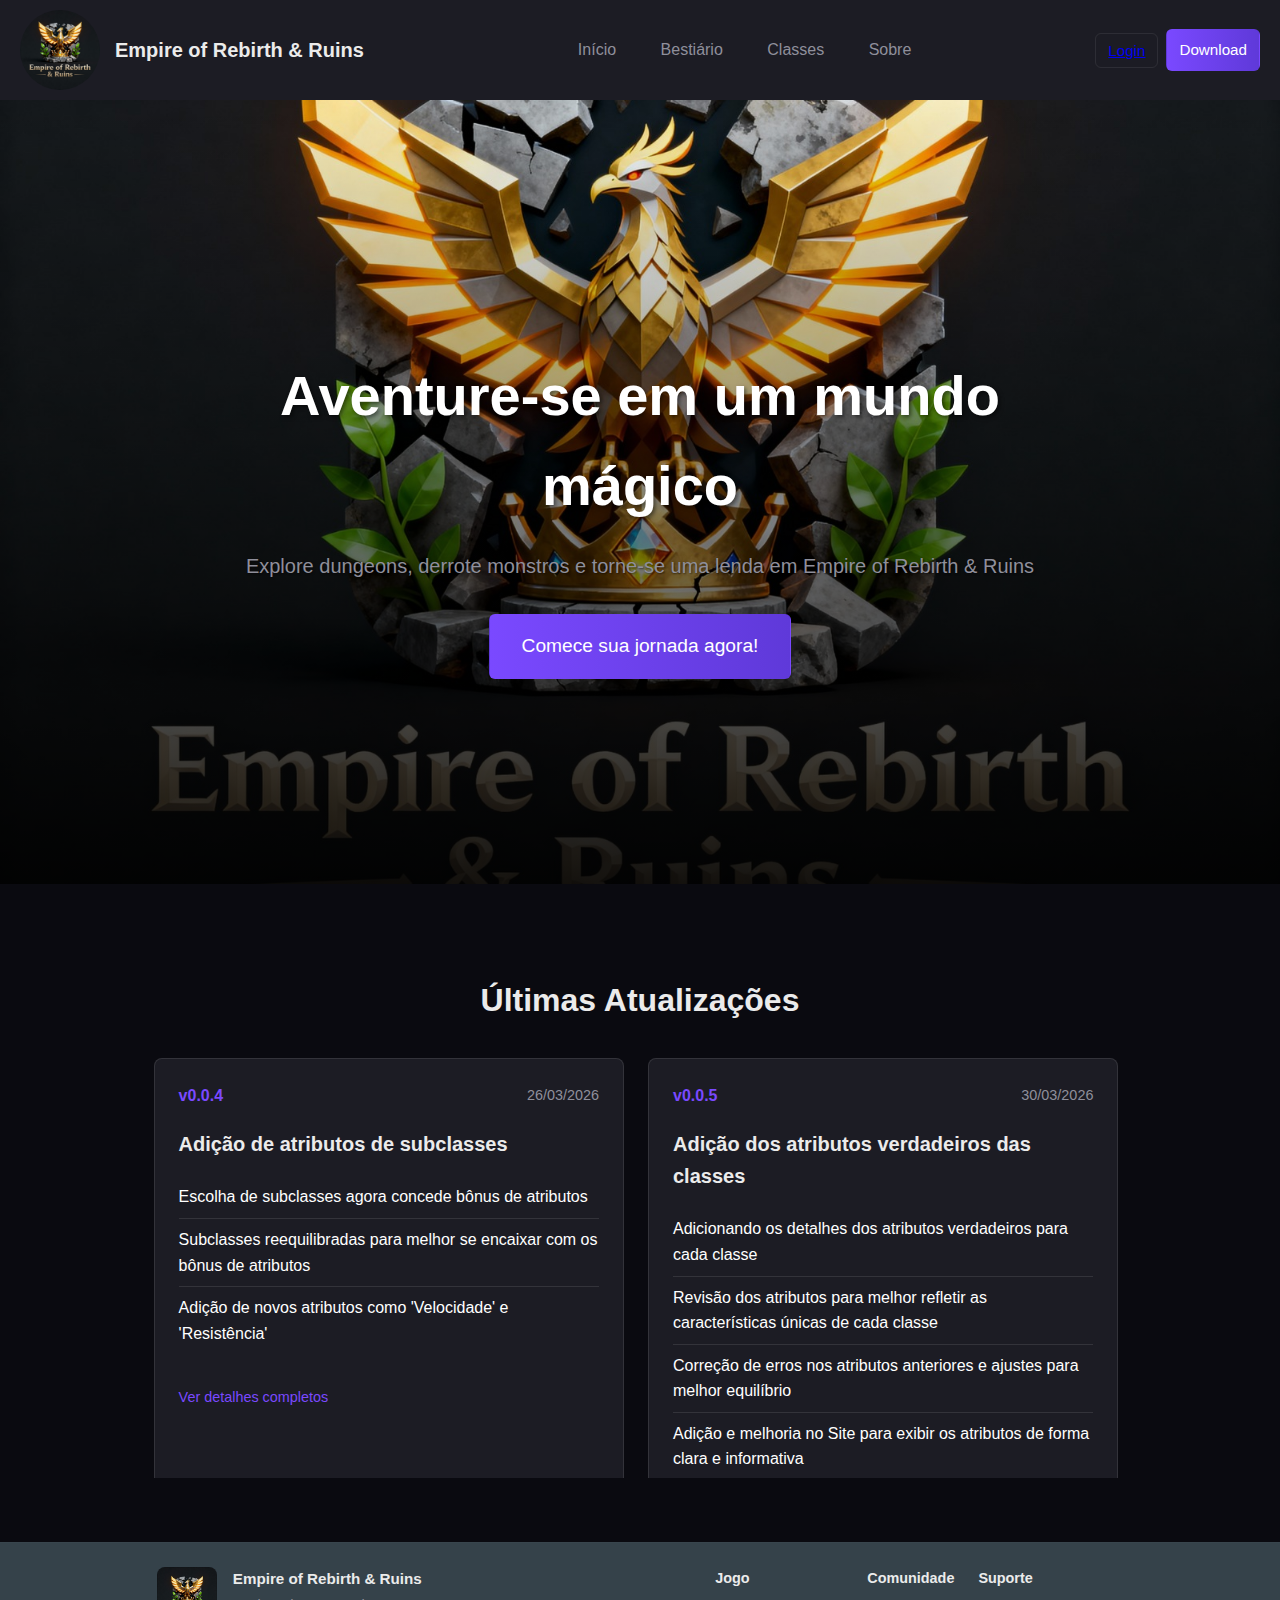
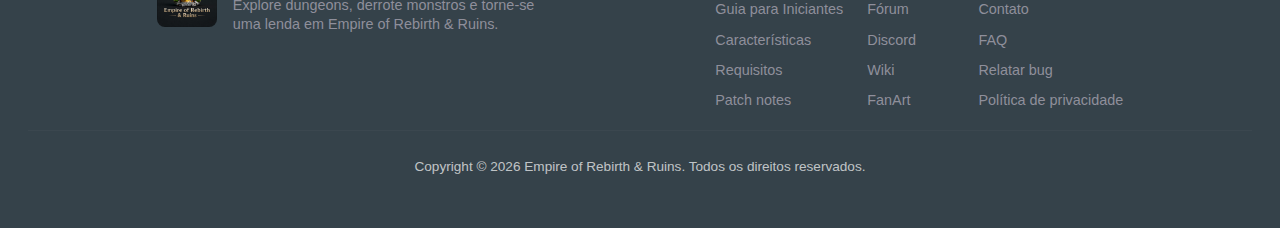
<file: index.html>
<!DOCTYPE html>
<html lang="pt-br">
<head>
    <meta charset="UTF-8">
    <meta name="viewport" content="width=device-width, initial-scale=1.0">
    <title>Empire of Rebirth & Ruins</title>
    <link rel="stylesheet" href="css/reset.css">
    <link rel="stylesheet" href="css/global.css">
    <link rel="stylesheet" href="css/index.css">
</head>
<body>
    <header>
        <div class="brand">
            <img src="./img/LogoRPG.jpg" alt="foto-logo">
            <h1>Empire of Rebirth & Ruins</h1>
        </div>
        <nav>
            <ul>
                <li><a href="index.html">Início</a></li>
                <li><a href="bestiario.html">Bestiário</a></li>
                <li><a href="classes.html">Classes</a></li>
                <li><a href="sobre.html">Sobre</a></li>
            </ul>
        </nav>
            <div class="header-actions">
        <button class="btn btn-login" type="button" aria-label="Login"><a href="./login.html">Login</a></button>
        <a class="btn btn-download" href="./downloads/EmpireSetup.exe" download aria-label="Download do jogo">Download</a>
    </div>
    </header>
    <main>
        <section class="hero">
            <div class="hero-content">
                <h2>Aventure-se em um mundo mágico</h2>
                <p class="hero-subtitle">Explore dungeons, derrote monstros e torne-se uma lenda em Empire of Rebirth & Ruins</p>
                <a href="#download" class="btn btn-download">Comece sua jornada agora!</a>
            </div>
        </section>
            </section>
        <section class="updates">
        <div class="container">
            <h2 class="section-title">Últimas Atualizações</h2>
            <div class="updates-grid" role="region" aria-label="Últimas atualizações" tabindex="0">
            </div>
        </div>
    </section>
    <!-- ... -->
    <script src="js/utils.js"></script>
    <script src="js/updates.js"></script>
    <script src="js/main.js"></script>
    </main>
 <footer class="site-footer" role="contentinfo">
        <div class="container footer-grid">
            <div class="footer-brand" aria-label="Marca do jogo">
                <img src="./img/LogoRPG.jpg" alt="Logo Empire of Rebirth & Ruins">
                <div>
                    <h3>Empire of Rebirth & Ruins</h3>
                    <p class="footer-desc">Explore dungeons, derrote monstros e torne-se uma lenda em Empire of Rebirth & Ruins.</p>
                </div>
            </div>

            <div class="footer-links" aria-hidden="false">
                <div class="footer-col">
                    <h4>Jogo</h4>
                    <ul>
                        <li><a href="beguinnersguide.html">Guia para Iniciantes</a></li>
                        <li><a href="features.html">Características</a></li>
                        <li><a href="requirements.html">Requisitos</a></li>
                        <li><a href="patchnotes.html">Patch notes</a></li>
                    </ul>
                </div>

                <div class="footer-col">
                    <h4>Comunidade</h4>
                    <ul>
                        <li><a href="forum.html">Fórum</a></li>
                        <li><a href="discord.html">Discord</a></li>
                        <li><a href="wiki.html">Wiki</a></li>
                        <li><a href="fanart.html">FanArt</a></li>
                    </ul>
                </div>

                <div class="footer-col">
                    <h4>Suporte</h4>
                    <ul>
                        <li><a href="contact.html">Contato</a></li>
                        <li><a href="faq.html">FAQ</a></li>
                        <li><a href="report-bug.html">Relatar bug</a></li>
                        <li><a href="privacy-policy.html">Política de privacidade</a></li>
                    </ul>
                </div>
            </div>
        </div>
        <div class="footer-bottom">
            <p>Copyright &copy; <script>document.write(new Date().getFullYear())</script> Empire of Rebirth & Ruins. Todos os direitos reservados.</p>
        </div>
    </footer>
</body>
</html>
</file>
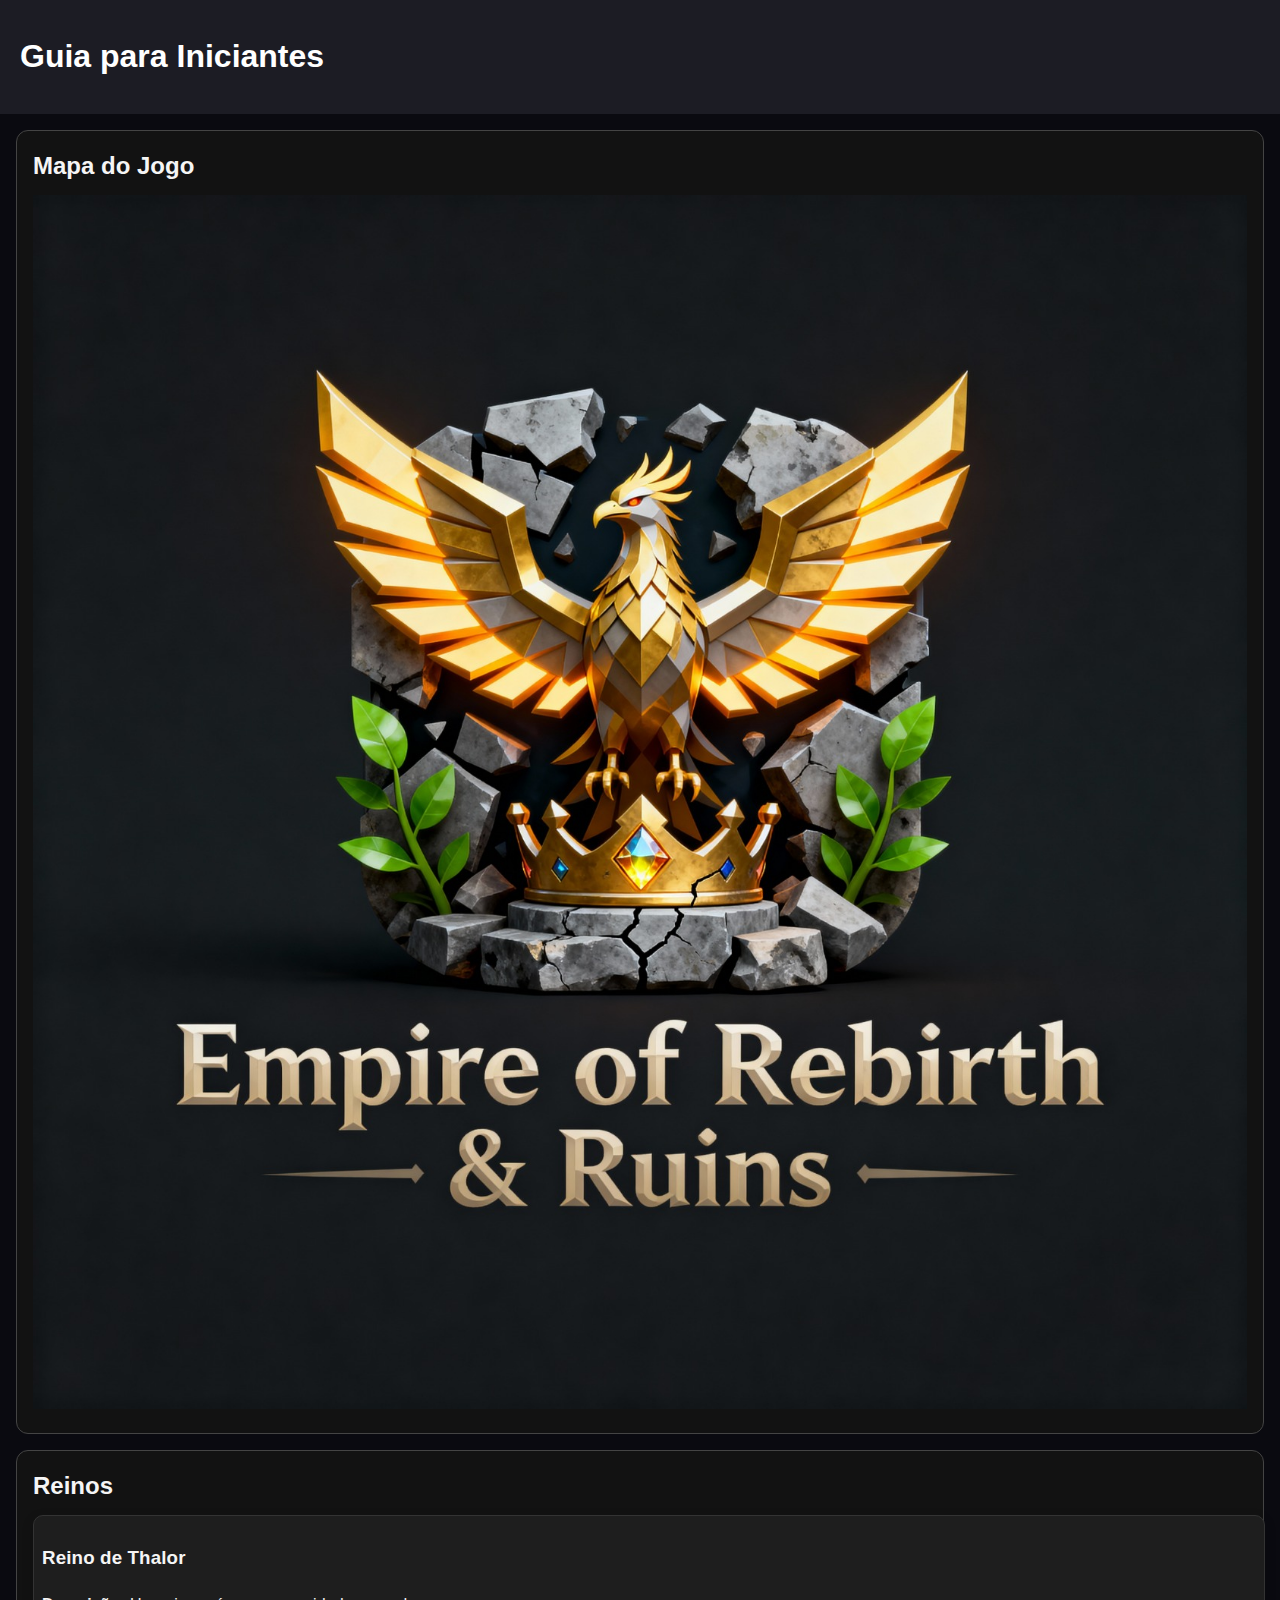
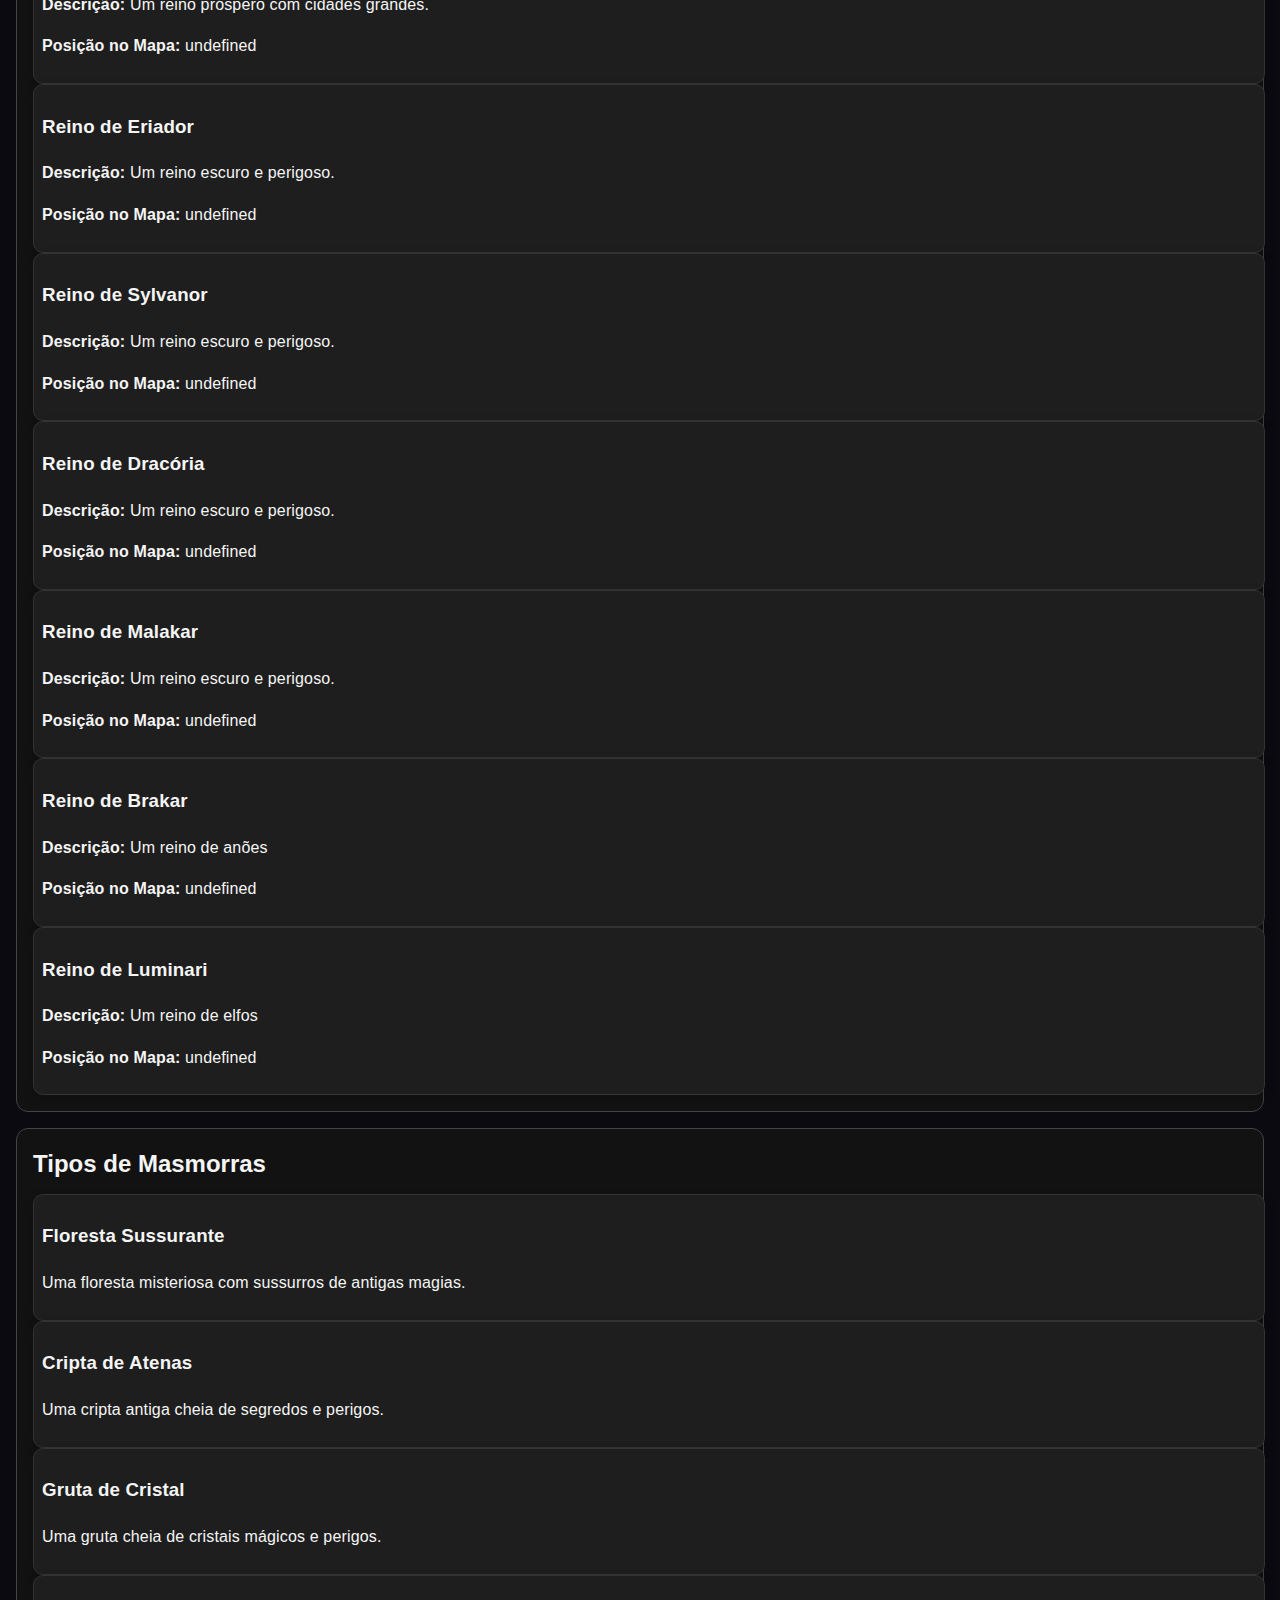
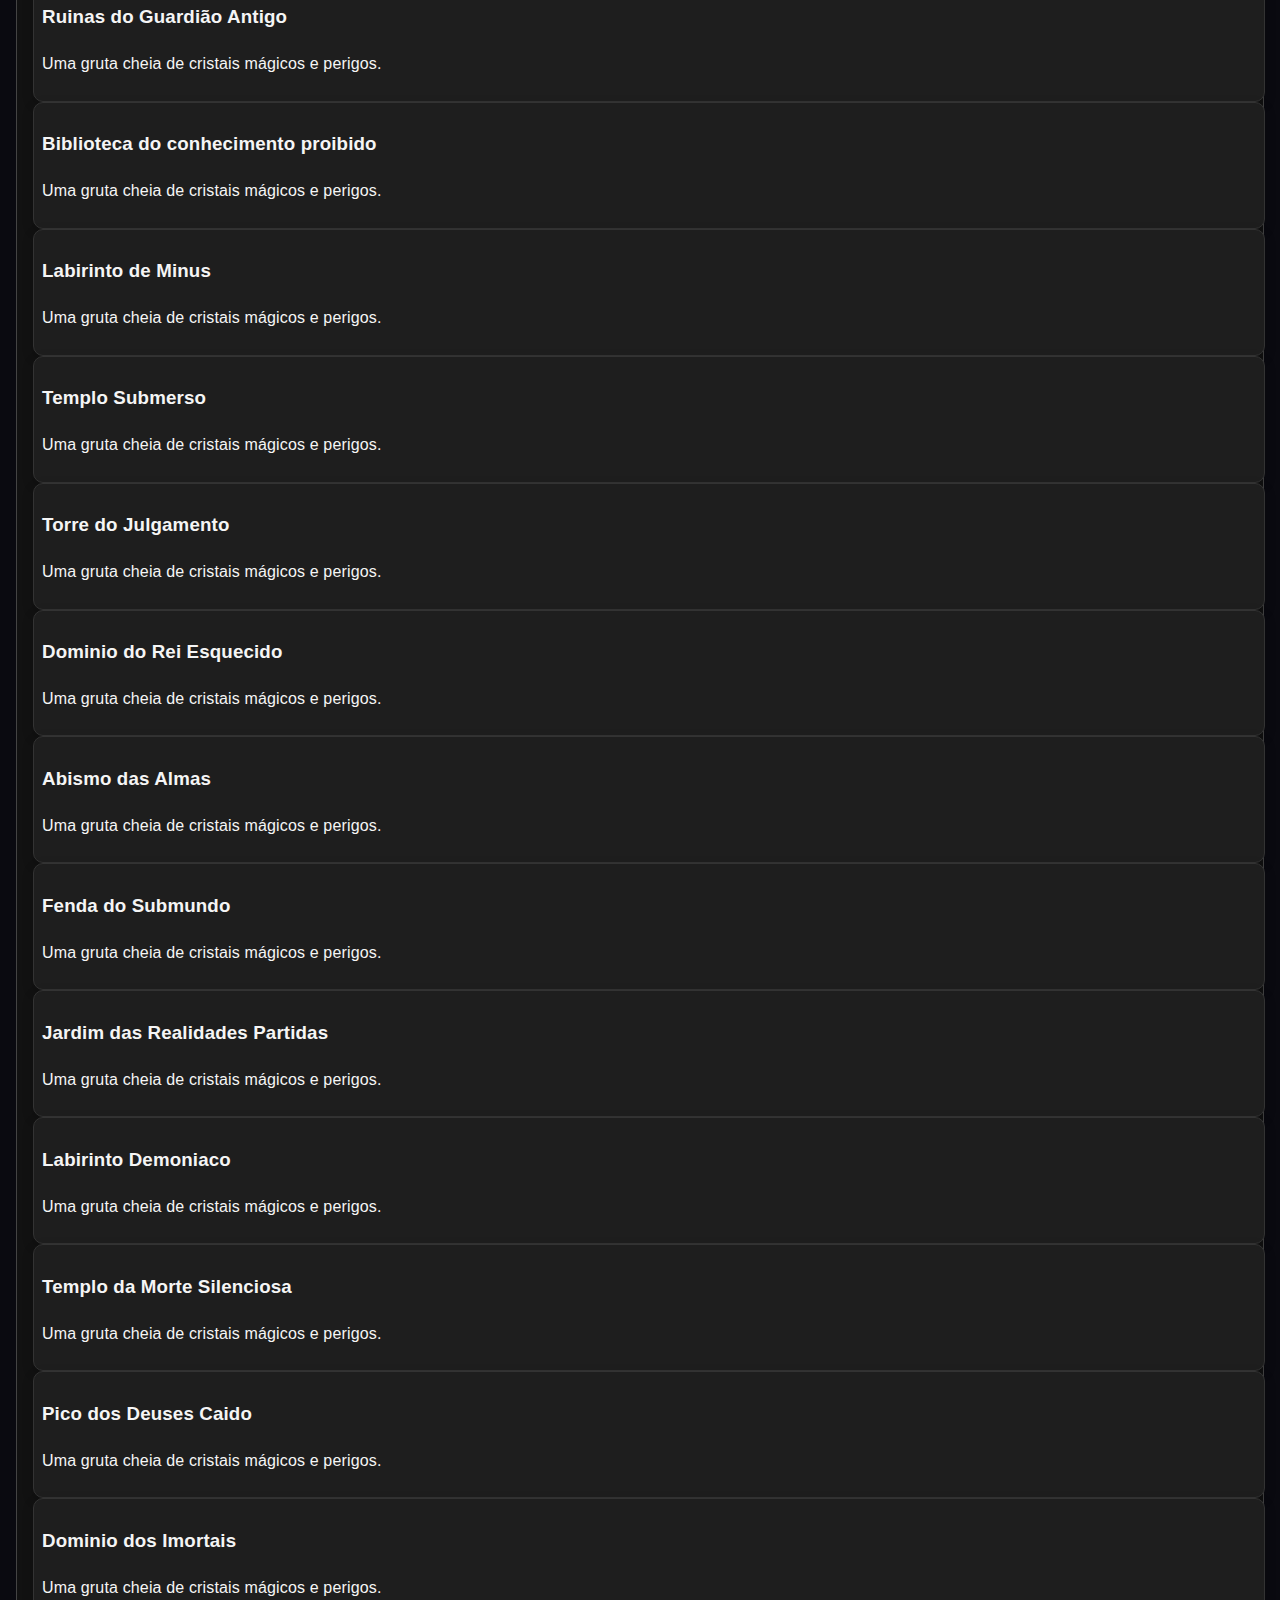
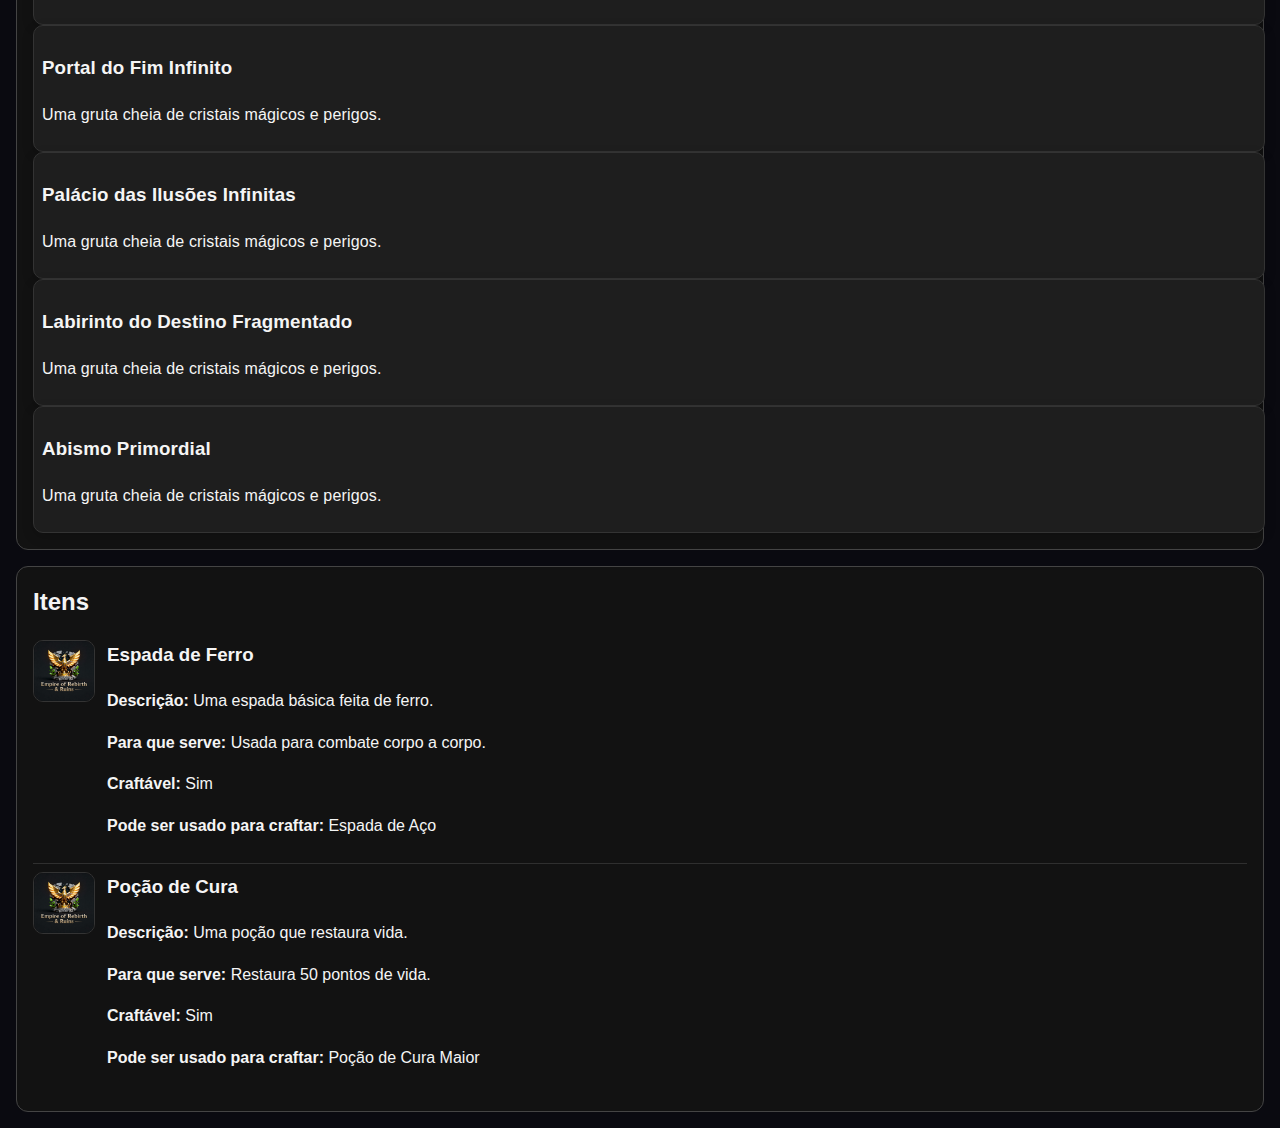
<file: beguinnersguide.html>
<!DOCTYPE html>
<html lang="pt-br">
<head>
    <meta charset="UTF-8">
    <meta name="viewport" content="width=device-width, initial-scale=1.0">
    <link rel="stylesheet" href="css/reset.css">
    <link rel="stylesheet" href="css/global.css">
    <link rel="stylesheet" href="css/beguinnersguide.css"> <!-- Adicionando CSS específico -->
    <title>Guia para Iniciantes</title>
</head>
<body>
    <header>
        <h1>Guia para Iniciantes</h1>
    </header>
        <!-- Imagem do mapa -->
    <section id="mapa">
        <h2>Mapa do Jogo</h2>
        <img id="mapa-img" src="img/LogoRPG.jpg" alt="Mapa do Jogo" onclick="abrirPopup()">
    </section>

    <!-- Popup para imagem ampliada -->
    <div id="popup" class="popup">
        <span class="fechar" onclick="fecharPopup()">&times;</span>
        <img id="popup-img" src="img/LogoRPG.jpg" alt="Mapa Ampliada">
    </div>

    <!-- Seção de Reinos -->
    <section id="reinos">
        <h2>Reinos</h2>
        <div id="lista-reinos"></div>
    </section>


    <!-- Seção de Masmorras -->
    <section id="masmorras">
        <h2>Tipos de Masmorras</h2>
        <div id="lista-masmorras"></div>
    </section>

    <!-- Seção de Itens -->
    <section id="itens">
        <h2>Itens</h2>
        <div id="lista-itens"></div>
    </section>

    <script src="js/beguinnersguide.js"></script>
</body>
</html>
</file>
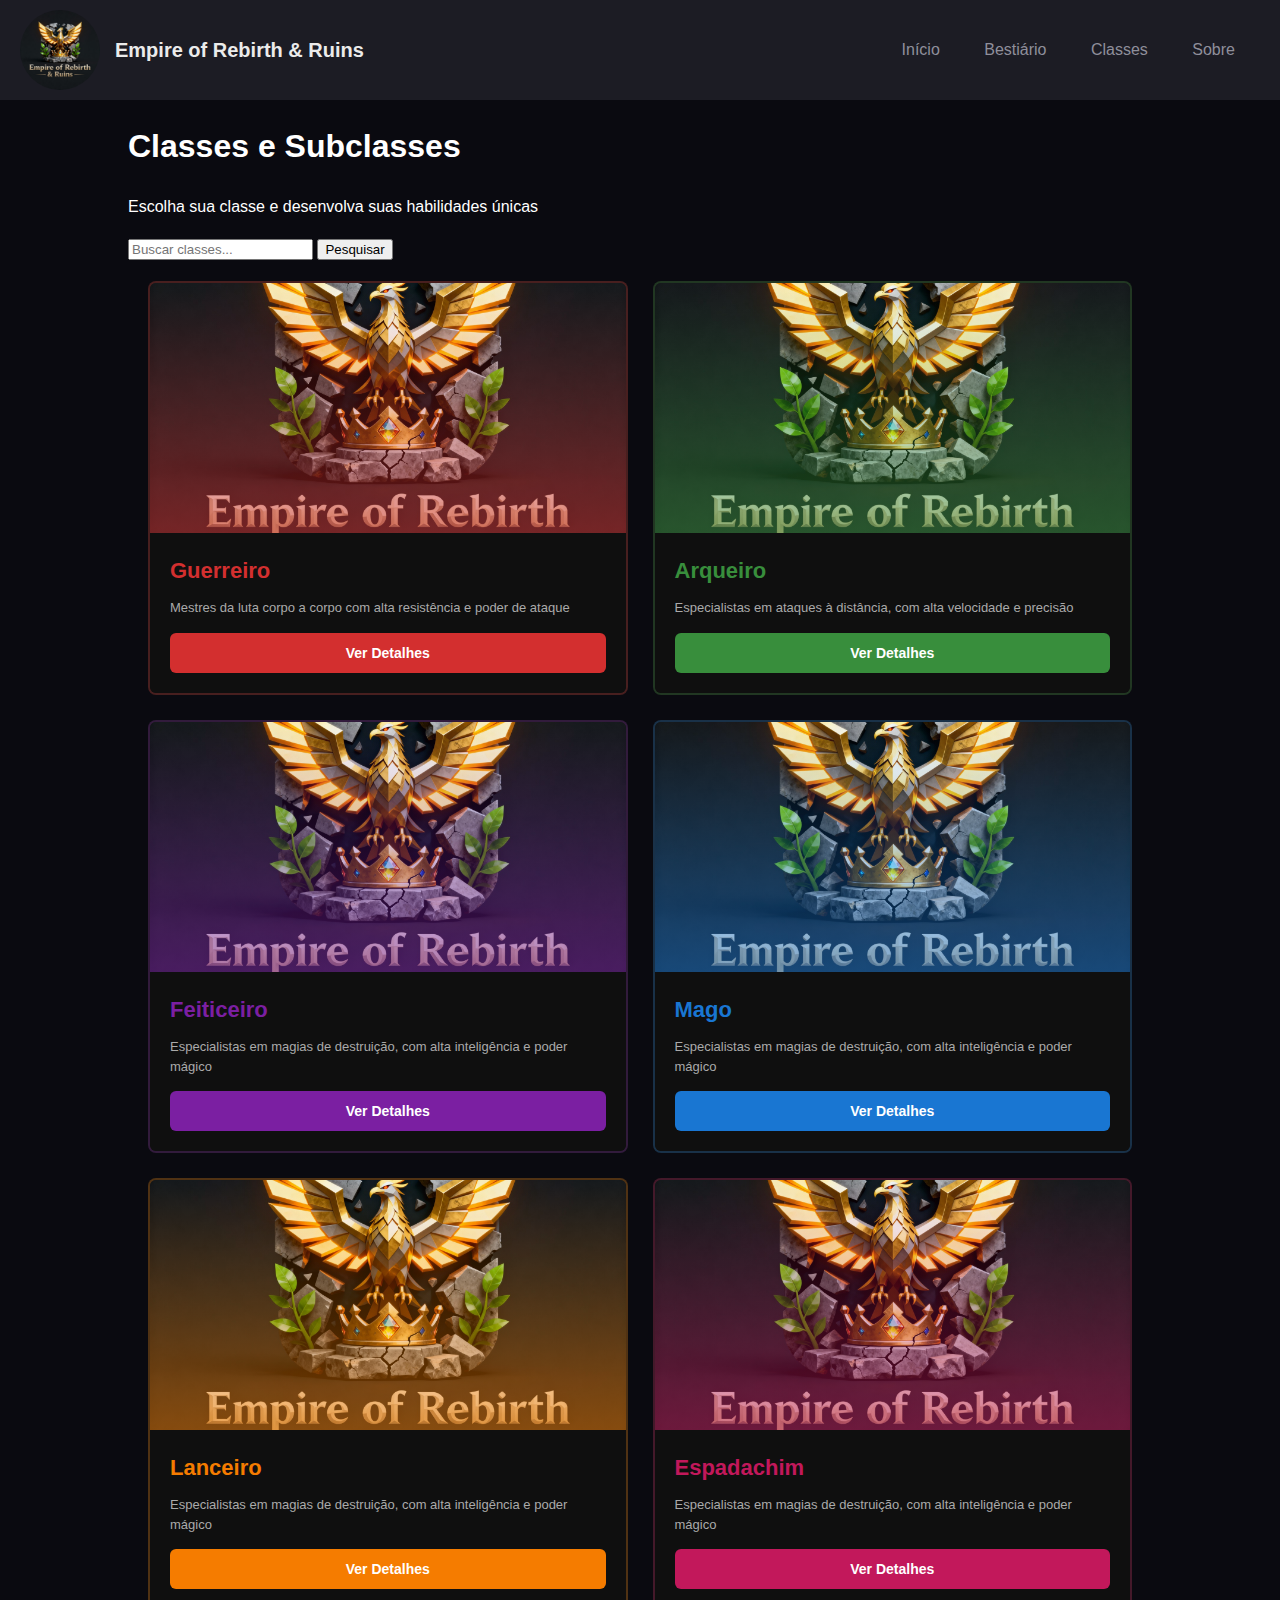
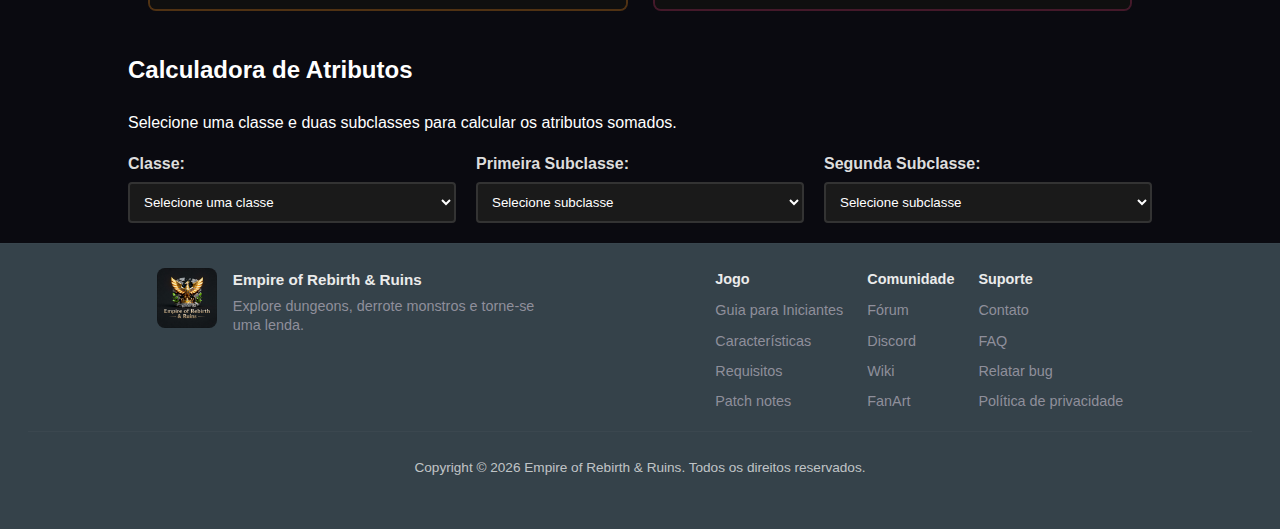
<file: classes.html>
<!DOCTYPE html>
<html lang="pt-br">
<head>
    <meta charset="UTF-8">
    <meta name="viewport" content="width=device-width, initial-scale=1.0">
    <title>Classes-SubClasses</title>
    <link rel="stylesheet" href="css/reset.css">
    <link rel="stylesheet" href="css/global.css">
    <link rel="stylesheet" href="css/classes.css">
</head>
<body>
    <header>
        <div class="brand">
            <img src="./img/LogoRPG.jpg" alt="Logo do jogo">
            <h1>Empire of Rebirth & Ruins</h1>
        </div>
        <nav>
            <ul>
                <li><a href="index.html">Início</a></li>
                <li><a href="bestiario.html">Bestiário</a></li>
                <li><a href="classes.html">Classes</a></li>
                <li><a href="sobre.html">Sobre</a></li>
              
            </ul>
        </nav>
    </header>

    <main>
        <section class="classes-hero">
            <div class="container">
                <h1>Classes e Subclasses</h1>
                <p>Escolha sua classe e desenvolva suas habilidades únicas</p>
            </div>
        </section>

        <section class="classes-section">
            <div class="container">
                <div class="search-container">
                    <input type="text" id="searchClasses" placeholder="Buscar classes...">
                    <button id="searchClassesButton">Pesquisar</button>
                </div>
                <div class="classes-grid" id="classesGrid" role="region" aria-label="Grid de classes">
                    <!-- Carregado via JavaScript -->
                </div>
            </div>
        </section>

        <section class="attribute-calculator">
            <div class="container">
                <h2>Calculadora de Atributos</h2>
                <p>Selecione uma classe e duas subclasses para calcular os atributos somados.</p>
                <div class="calculator-controls" style="display: flex; gap: 20px; margin-bottom: 20px; flex-wrap: wrap;">
                    <div style="flex: 1; min-width: 200px;">
                        <label for="classSelect" style="display: block; margin-bottom: 5px; color: #ddd; font-weight: 600;">Classe:</label>
                        <select id="classSelect" style="width: 100%; padding: 10px; background: #1a1a1a; border: 2px solid #333; border-radius: 4px; color: #fff;">
                            <option value="">Selecione uma classe</option>
                        </select>
                    </div>
                    <div style="flex: 1; min-width: 200px;">
                        <label for="subclass1Select" style="display: block; margin-bottom: 5px; color: #ddd; font-weight: 600;">Primeira Subclasse:</label>
                        <select id="subclass1Select" style="width: 100%; padding: 10px; background: #1a1a1a; border: 2px solid #333; border-radius: 4px; color: #fff;">
                            <option value="">Selecione subclasse</option>
                        </select>
                    </div>
                    <div style="flex: 1; min-width: 200px;">
                        <label for="subclass2Select" style="display: block; margin-bottom: 5px; color: #ddd; font-weight: 600;">Segunda Subclasse:</label>
                        <select id="subclass2Select" style="width: 100%; padding: 10px; background: #1a1a1a; border: 2px solid #333; border-radius: 4px; color: #fff;">
                            <option value="">Selecione subclasse</option>
                        </select>
                    </div>
                </div>
                <div id="summedStats" class="stats-display" style="display: none; background: #1a1a1a; padding: 20px; border-radius: 8px; border: 2px solid #333;">
                    <!-- Atributos somados serão exibidos aqui -->
                </div>
            </div>
        </section>
    </main>
    <footer class="site-footer" role="contentinfo">
        <div class="container footer-grid">
            <div class="footer-brand" aria-label="Marca do jogo">
                <img src="./img/LogoRPG.jpg" alt="Logo Empire of Rebirth & Ruins">
                <div>
                    <h3>Empire of Rebirth & Ruins</h3>
                    <p class="footer-desc">Explore dungeons, derrote monstros e torne-se uma lenda.</p>
                </div>
            </div>

            <div class="footer-links" aria-hidden="false">
                <div class="footer-col">
                    <h4>Jogo</h4>
                    <ul>
                        <li><a href="beguinnersguide.html">Guia para Iniciantes</a></li>
                        <li><a href="features.html">Características</a></li>
                        <li><a href="requirements.html">Requisitos</a></li>
                        <li><a href="patchnotes.html">Patch notes</a></li>
                    </ul>
                </div>

                <div class="footer-col">
                    <h4>Comunidade</h4>
                    <ul>
                        <li><a href="forum.html">Fórum</a></li>
                        <li><a href="discord.html">Discord</a></li>
                        <li><a href="wiki.html">Wiki</a></li>
                        <li><a href="fanart.html">FanArt</a></li>
                    </ul>
                </div>

                <div class="footer-col">
                    <h4>Suporte</h4>
                    <ul>
                        <li><a href="contact.html">Contato</a></li>
                        <li><a href="faq.html">FAQ</a></li>
                        <li><a href="report-bug.html">Relatar bug</a></li>
                        <li><a href="privacy-policy.html">Política de privacidade</a></li>
                    </ul>
                </div>
            </div>
        </div>
        <div class="footer-bottom">
           <p>Copyright &copy; <script>document.write(new Date().getFullYear())</script> Empire of Rebirth & Ruins. Todos os direitos reservados.</p>
        </div>
    </footer>
    <script src="js/classes.js"></script>
</body>
</html>
</file>
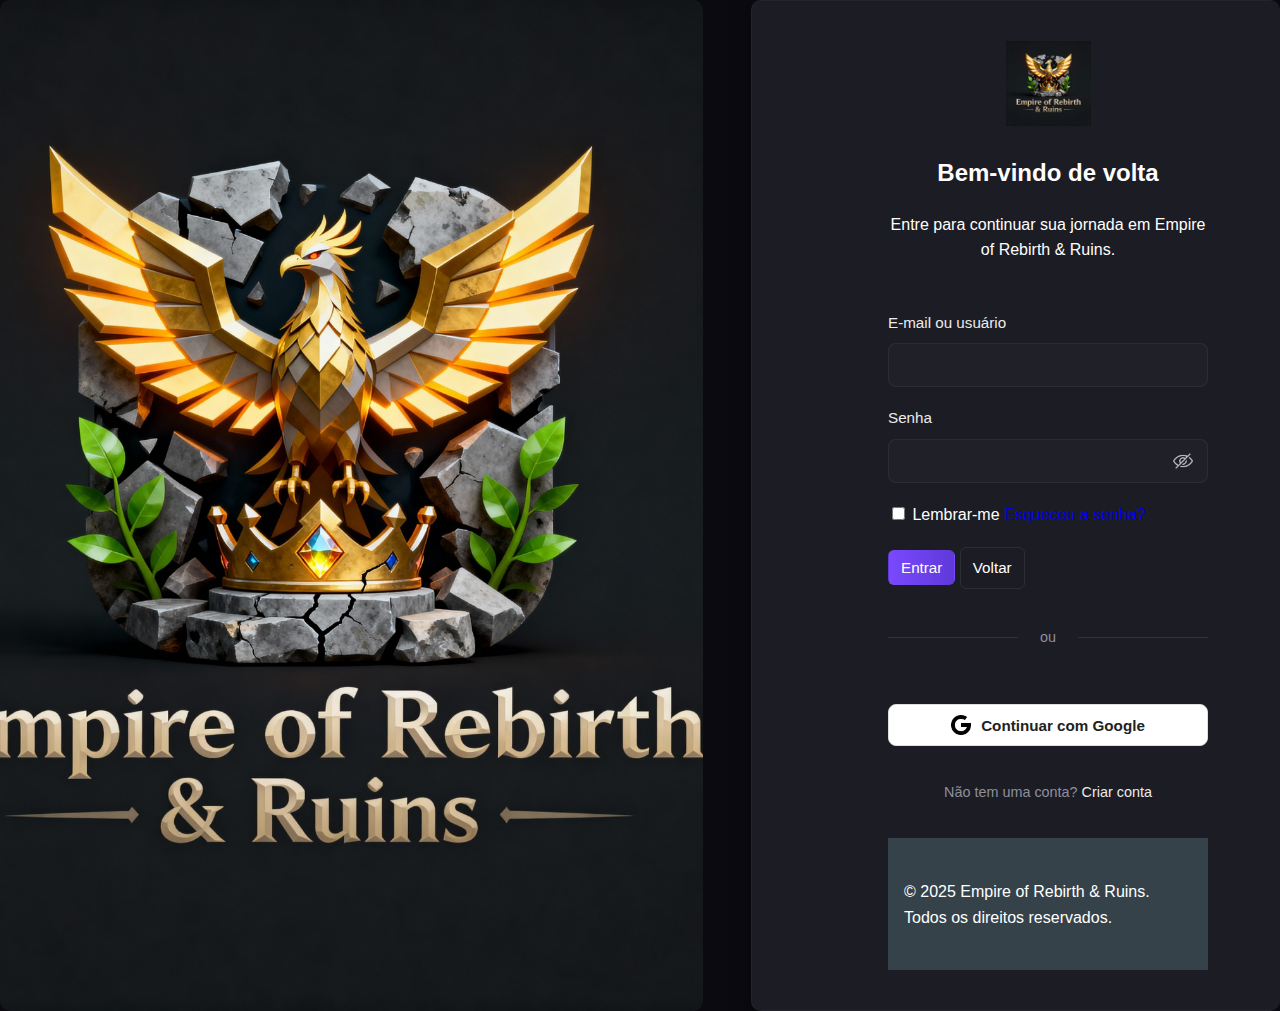
<file: login.html>
<!DOCTYPE html>
<html lang="pt-br">
<head>
    <meta charset="UTF-8">
    <meta name="viewport" content="width=device-width, initial-scale=1.0">
    <title>Login, ERR</title>
    <link rel="stylesheet" href="css/reset.css">
    <link rel="stylesheet" href="css/style.css">
</head>
<body class="auth-page">
    <main class="auth-layout container">
        
        <div class="auth-image" aria-hidden="false">
            <img src="./img/LogoRPG.jpg" alt="Arte do jogo Empire of Rebirth & Ruins">
        </div>
        <aside class="auth-panel" role="region" aria-label="Formulário de login">
            <div class="login-brand">
                <img src="./img/LogoRPG.jpg" alt="Logo do jogo">
                <h2>Bem-vindo de volta</h2>
                <p class="login-desc">Entre para continuar sua jornada em Empire of Rebirth & Ruins.</p>
            </div>

            <form id="loginForm" class="login-form" action="login.php" method="POST" novalidate>
                <div class="form-group">
                    <label for="username">E‑mail ou usuário</label>
                    <input id="username" name="username" type="text" autocomplete="username" required>
                </div>

                  <div class="form-group">
                    <label for="password">Senha</label>
                    <div class="password-wrap">
                        <input id="password" name="password" type="password" autocomplete="current-password" required>
                            <button type="button" class="toggle-password" aria-label="Mostrar senha">
                                <img src="./img/icons/closed-eye.png" alt="Mostrar/Ocultar senha" class="eye-icon">
                            </button>
                    </div>  
                </div>
                <div class="form-row">
                    <label class="checkbox">
                        <input type="checkbox" id="rememberMe" name="rememberMe"> Lembrar-me
                    </label>
                    <a class="small-link" href="contato.html">Esqueceu a senha?</a>
                </div>
 <div class="form-actions">
                    <button class="btn btn-download" type="submit">Entrar</button>
                    <a class="btn btn-login" href="index.html">Voltar</a>
                </div>

                <div class="auth-divider">
                    <span>ou</span>
                </div>
                <div class="social-login">  
                </div>

              
                <div class="social-login">
                    <button type="button" class="btn btn-google" onclick="loginWithGoogle()">
                        <img src="./img/icons/google.png" alt="Google" class="google-icon">
                        Continuar com Google
                    </button>
                </div>
                <p class="signup-prompt">
                    Não tem uma conta? <a href="#" id="openSignup" type="button" class="signup-link">Criar conta</link>
                </p>
                </form>

    <footer class="site-footer auth-footer">
        <p>&copy; 2025 Empire of Rebirth & Ruins. Todos os direitos reservados.</p>
    </footer>

    <!-- Modal de cadastro -->
    <div id="signupModal" class="modal-overlay" hidden aria-hidden="true">
        <div class="modal" role="dialog" aria-modal="true" aria-labelledby="signupTitle">
            <button class="modal-close" id="closeSignup" aria-label="Fechar">×</button>
            <h3 id="signupTitle">Criar conta</h3>
            <form id="signupForm" class="signup-form" novalidate>
                <div class="form-group">
                   <label for="fullName">Nome completo</label>
                    <input id="fullName" name="fullName" type="text" required>
                    <div class="form-error" data-for="fullName"></div>
                </div>

                <div class="form-group">
                    <label for="signupEmail">E‑mail</label>
                    <input id="signupEmail" name="email" type="email" required>
                    <div class="form-error" data-for="signupEmail"></div>
                </div>

                <div class="form-group">
                    <label for="phone">Número de telefone</label>
                    <input id="phone" name="phone" type="tel" placeholder="+55 11 9xxxx-xxxx">
                    <div class="form-error" data-for="phone"></div>
                </div>

                <div class="form-row dob-row">
                    <div>
                        <label for="birthDay">Dia</label>
                        <input id="birthDay" name="day" type="number" min="1" max="31" required>
                    </div>
                    <div>
                        <label for="birthMonth">Mês</label>
                        <input id="birthMonth" name="month" type="number" min="1" max="12" required>
                    </div>
                    <div>
                        <label for="birthYear">Ano</label>
                        <input id="birthYear" name="year" type="number" min="1900" max="2025" required>
                    </div>
                    <div class="form-error" data-for="dob"></div>
                </div>

                <div class="form-group">
                    <label for="signupPassword">Senha</label>
                    <input id="signupPassword" name="password" type="password" minlength="6" required>
                    <div class="form-error" data-for="signupPassword"></div>
                </div>

                <div class="form-group">
                    <label class="checkbox">
                        <input type="checkbox" id="agreeTerms" required> Eu li e concordo com os <a href="#" target="_blank">termos de privacidade</a>
                    </label>
                    <div class="form-error" data-for="agreeTerms"></div>
                </div>

                <div class="form-actions">
                    <button type="submit" class="btn btn-download">Criar conta</button>
                    <button type="button" class="btn btn-login" id="cancelSignup">Cancelar</button>
                </div>
            </form>
        </div>
    </div>

    </aside>
    </main>
<script src="js/login.js"></script>
 </body>
</html>
</file>
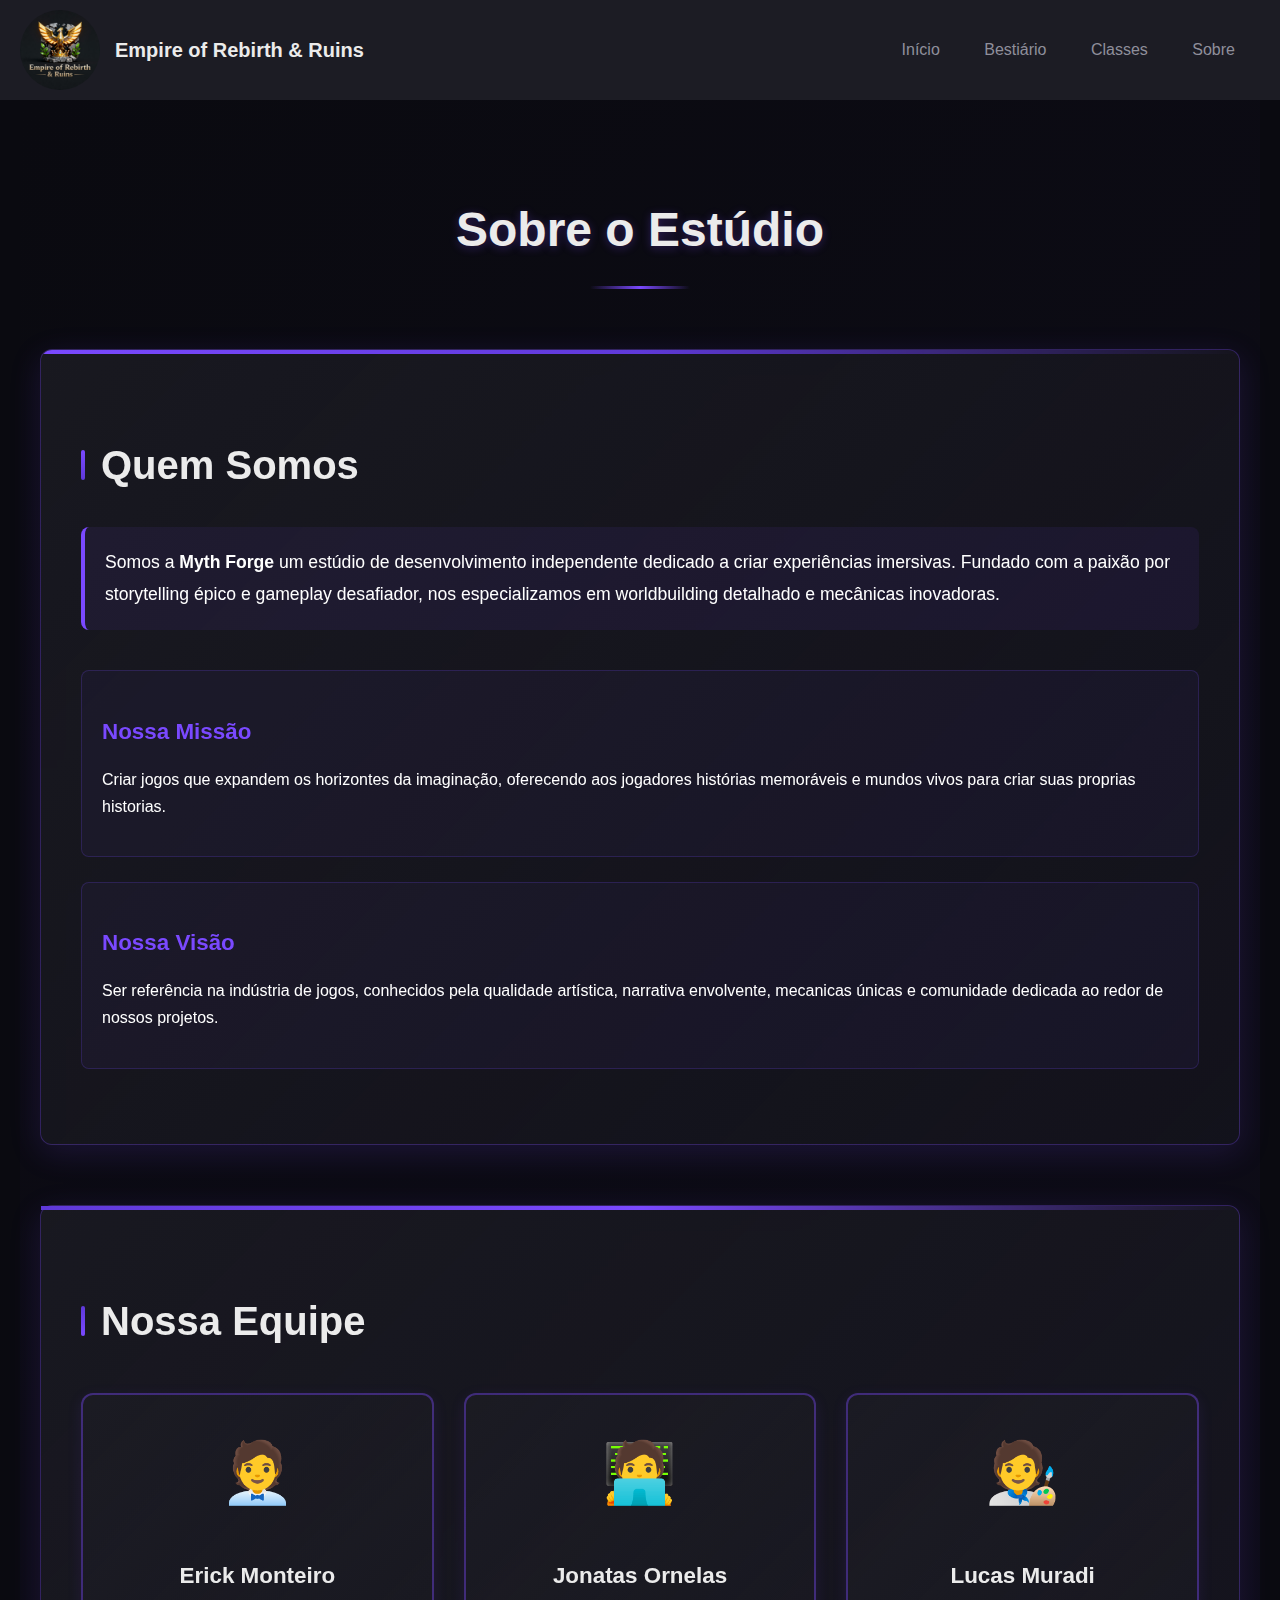
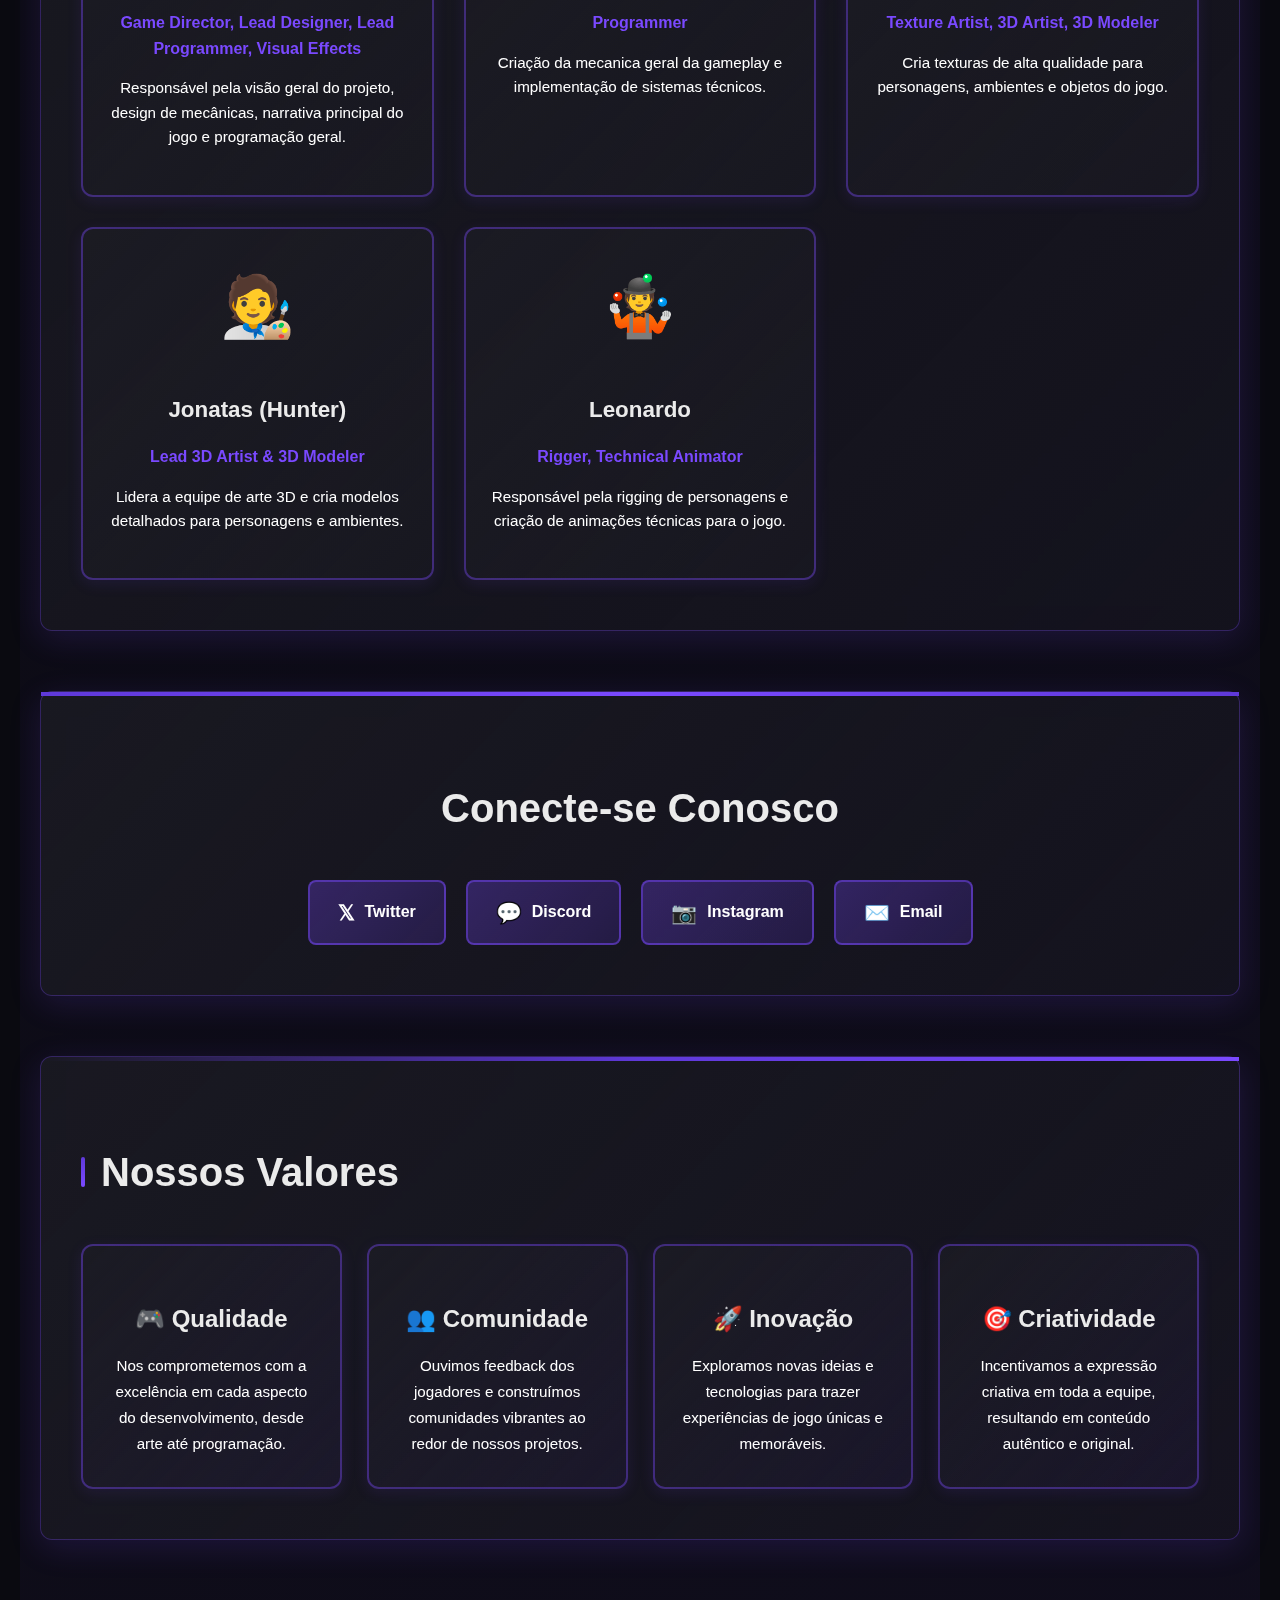
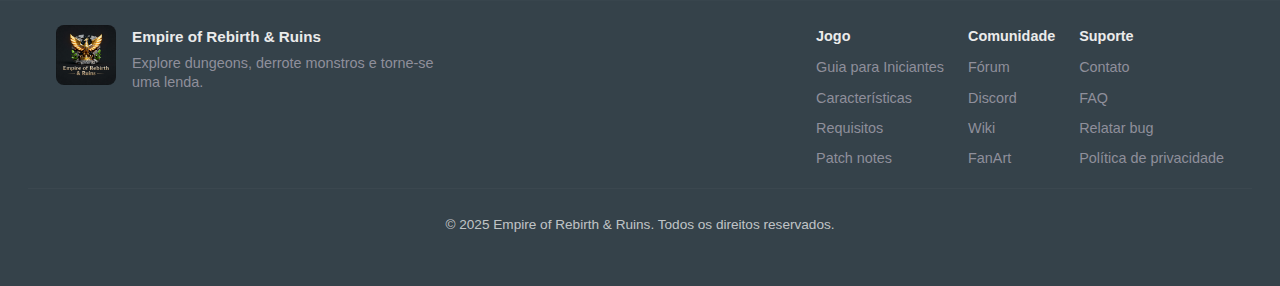
<file: sobre.html>
<!DOCTYPE html>
<html lang="pt-br">
<head>
    <meta charset="UTF-8">
    <meta name="viewport" content="width=device-width, initial-scale=1.0">
    <title>Sobre</title>
    <link rel="stylesheet" href="css/reset.css">
    <link rel="stylesheet" href="css/style.css">
</head>
<body>
        <header>
        <div class="brand">
            <img src="./img/LogoRPG.jpg" alt="Logo do jogo">
            <h1>Empire of Rebirth & Ruins</h1>
        </div>
        <nav>
            <ul>
                <li><a href="index.html">Início</a></li>
                <li><a href="bestiario.html">Bestiário</a></li>
                <li><a href="classes.html">Classes</a></li>
                <li><a href="sobre.html">Sobre</a></li>
            </ul>
        </nav>
    </header>
    <main class="about-container">
        <h1>Sobre o Estúdio</h1>
    <!-- Info do Estúdio -->
        <section class="studio-info" id="studioInfo">
            <h2>Quem Somos</h2>
            <p class="studio-description">
                Somos a <strong>Myth Forge</strong> um estúdio de desenvolvimento independente dedicado a criar experiências imersivas. Fundado com a paixão por storytelling épico e gameplay desafiador, nos especializamos em 
                worldbuilding detalhado e mecânicas inovadoras.
            </p>
            
            <div class="studio-mission">
                <h3>Nossa Missão</h3>
                <p>Criar jogos que expandem os horizontes da imaginação, oferecendo aos jogadores histórias memoráveis 
                   e mundos vivos para criar suas proprias historias.</p>
            </div>
            
            <div class="studio-vision">
                <h3>Nossa Visão</h3>
                <p>Ser referência na indústria de jogos, conhecidos pela qualidade artística, narrativa envolvente, mecanicas únicas e comunidade dedicada ao redor de nossos projetos.</p>
            </div>
        </section>
    <!-- Info da Equipe -->
        <section class="team-section" id="teamSection">
            <h2>Nossa Equipe</h2>
            
            <div class="team-members" id="teamMembers">
                <div class="team-member" data-member="1">
                    <div class="member-avatar">🧑‍💼</div>
                    <h3 class="member-name">Erick Monteiro</h3>
                    <p class="member-role">Game Director, Lead Designer, Lead Programmer, Visual Effects</p>
                    <p class="member-bio">Responsável pela visão geral do projeto, design de mecânicas, narrativa principal do jogo e programação geral.</p>
                </div>
                <div class="team-member" data-member="2">
                    <div class="member-avatar">🧑‍💻</div>
                    <h3 class="member-name">Jonatas Ornelas</h3>
                    <p class="member-role">Programmer</p>
                    <p class="member-bio">Criação da mecanica geral da gameplay e implementação de sistemas técnicos.</p>
                </div>
                <div class="team-member" data-member="3">
                    <div class="member-avatar">🧑‍🎨</div>
                    <h3 class="member-name">Lucas Muradi</h3>
                    <p class="member-role">Texture Artist, 3D Artist, 3D Modeler</p>
                    <p class="member-bio">Cria texturas de alta qualidade para personagens, ambientes e objetos do jogo.</p>
                </div>
                <div class="team-member" data-member="4">
                    <div class="member-avatar">🧑‍🎨</div>
                    <h3 class="member-name">Jonatas (Hunter)</h3>
                    <p class="member-role">Lead 3D Artist & 3D Modeler</p>
                    <p class="member-bio">Lidera a equipe de arte 3D e cria modelos detalhados para personagens e ambientes.</p>
                </div>
                <div class="team-member" data-member="4">
                    <div class="member-avatar">🤹</div>
                    <h3 class="member-name">Leonardo</h3>
                    <p class="member-role">Rigger, Technical Animator</p>
                    <p class="member-bio">Responsável pela rigging de personagens e criação de animações técnicas para o jogo.</p>
                </div>
            </div>
        </section>
            <!-- Info de Contato -->
        <section class="contact-links" id="contactLinks">
            <h2>Conecte-se Conosco</h2>
            <div class="social-media" id="socialMedia">
                <!-- EDITAR: Links das redes sociais -->
                <a href="#" class="social-link" target="_blank">
                    <span class="social-icon">𝕏</span> Twitter
                </a>
                <a href="#" class="social-link" target="_blank">
                    <span class="social-icon">💬</span> Discord
                </a>
                <a href="#" class="social-link" target="_blank">
                    <span class="social-icon">📷</span> Instagram
                </a>
                <a href="#" class="social-link">
                    <span class="social-icon">✉️</span> Email
                </a>
            </div>
        </section>
    <!-- Info dos Valores -->
        <section class="values-section" id="valuesSection">
            <h2>Nossos Valores</h2>
            <div class="values-grid" id="valuesGrid">
                <div class="value-card">
                    <h3>🎮 Qualidade</h3>
                    <p>Nos comprometemos com a excelência em cada aspecto do desenvolvimento, desde arte até programação.</p>
                </div>
                <div class="value-card">
                    <h3>👥 Comunidade</h3>
                    <p>Ouvimos feedback dos jogadores e construímos comunidades vibrantes ao redor de nossos projetos.</p>
                </div>
                <div class="value-card">
                    <h3>🚀 Inovação</h3>
                    <p>Exploramos novas ideias e tecnologias para trazer experiências de jogo únicas e memoráveis.</p>
                </div>
                <div class="value-card">
                    <h3>🎯 Criatividade</h3>
                    <p>Incentivamos a expressão criativa em toda a equipe, resultando em conteúdo autêntico e original.</p>
                </div>
            </div>
        </section>
    </main>

    <footer class="site-footer" role="contentinfo">
        <div class="container footer-grid">
            <div class="footer-brand" aria-label="Marca do jogo">
                <img src="./img/LogoRPG.jpg" alt="Logo Empire of Rebirth & Ruins">
                <div>
                    <h3>Empire of Rebirth & Ruins</h3>
                    <p class="footer-desc">Explore dungeons, derrote monstros e torne-se uma lenda.</p>
                </div>
            </div>

            <div class="footer-links" aria-hidden="false">
                <div class="footer-col">
                    <h4>Jogo</h4>
                    <ul>
                        <li><a href="#">Guia para Iniciantes</a></li>
                        <li><a href="#">Características</a></li>
                        <li><a href="#">Requisitos</a></li>
                        <li><a href="#">Patch notes</a></li>
                    </ul>
                </div>

                <div class="footer-col">
                    <h4>Comunidade</h4>
                    <ul>
                        <li><a href="#">Fórum</a></li>
                        <li><a href="#">Discord</a></li>
                        <li><a href="#">Wiki</a></li>
                        <li><a href="#">FanArt</a></li>
                    </ul>
                </div>

                <div class="footer-col">
                    <h4>Suporte</h4>
                    <ul>
                        <li><a href="#">Contato</a></li>
                        <li><a href="#">FAQ</a></li>
                        <li><a href="#">Relatar bug</a></li>
                        <li><a href="#">Política de privacidade</a></li>
                    </ul>
                </div>
            </div>
        </div>
        <div class="footer-bottom">
            <p>&copy; 2025 Empire of Rebirth & Ruins. Todos os direitos reservados.</p>
        </div>
    </footer>

    <!-- Info para o JavaScript -->
    <script src="js/sobre.js"></script>

</body>
</html>
</file>
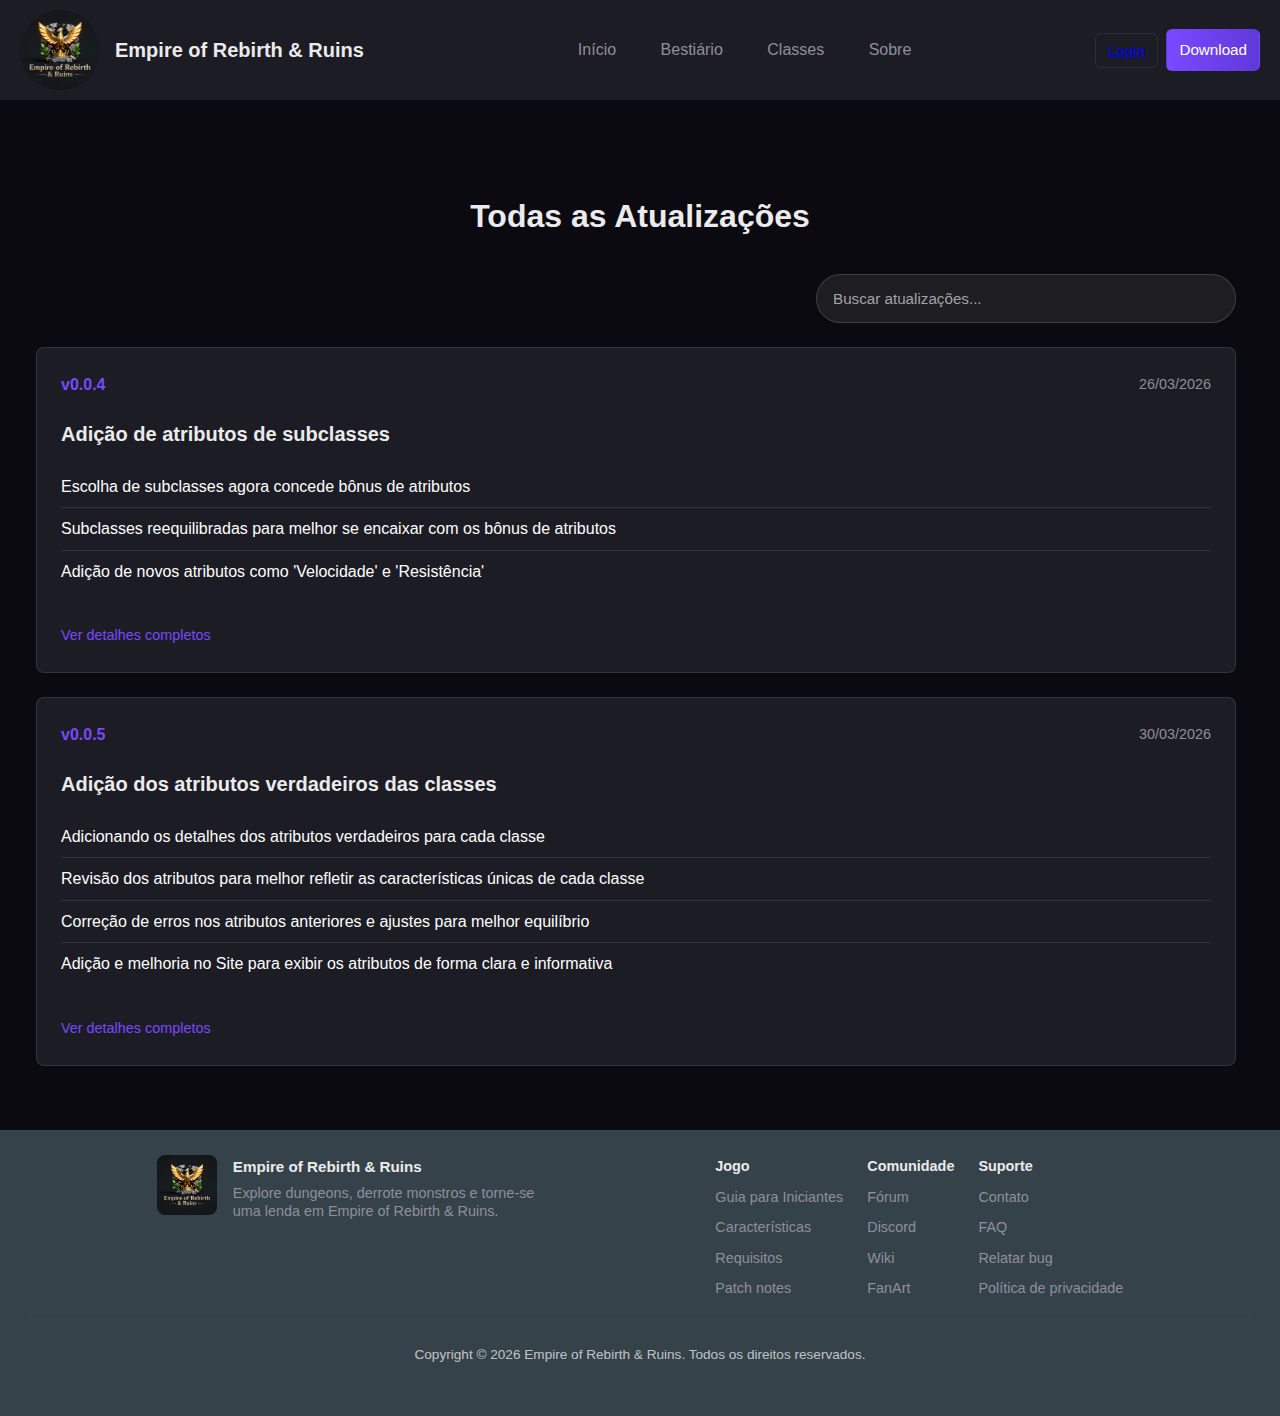
<file: updates.html>
<!DOCTYPE html>
<html lang="pt-br">
<head>
    <meta charset="UTF-8">
    <meta name="viewport" content="width=device-width, initial-scale=1.0">
    <title>Atualizações - Empire of Rebirth & Ruins</title>
    <link rel="stylesheet" href="css/reset.css">
    <link rel="stylesheet" href="css/global.css">
    <link rel="stylesheet" href="css/index.css">
</head>
<body class="updates-page">
    <header>
        <div class="brand">
            <img src="./img/LogoRPG.jpg" alt="foto-logo">
            <h1>Empire of Rebirth & Ruins</h1>
        </div>
        <nav>
            <ul>
                <li><a href="index.html">Início</a></li>
                <li><a href="bestiario.html">Bestiário</a></li>
                <li><a href="classes.html">Classes</a></li>
                <li><a href="sobre.html">Sobre</a></li>
               
            </ul>
        </nav>
        <div class="header-actions">
            <button class="btn btn-login" type="button" aria-label="Login"><a href="./login.html">Login</a></button>
            <a class="btn btn-download" href="./downloads/EmpireSetup.exe" download aria-label="Download do jogo">Download</a>
        </div>
    </header>

    <main>
        <section class="updates">
            <h2 class="section-title">Todas as Atualizações</h2>
            <div class="updates-search">
                <input id="search-updates" type="search" placeholder="Buscar atualizações..." aria-label="Pesquisar atualizações">
            </div>
            <div class="updates-grid" role="region" aria-label="Atualizações do jogo" tabindex="0"></div>
        </section>
    </main>

    <footer class="site-footer" role="contentinfo">
        <div class="container footer-grid">
            <div class="footer-brand" aria-label="Marca do jogo">
                <img src="./img/LogoRPG.jpg" alt="Logo Empire of Rebirth & Ruins">
                <div>
                    <h3>Empire of Rebirth & Ruins</h3>
                    <p class="footer-desc">Explore dungeons, derrote monstros e torne-se uma lenda em Empire of Rebirth & Ruins.</p>
                </div>
            </div>
            <div class="footer-links" aria-hidden="false">
                <div class="footer-col">
                    <h4>Jogo</h4>
                    <ul>
                        <li><a href="beguinnersguide.html">Guia para Iniciantes</a></li>
                        <li><a href="features.html">Características</a></li>
                        <li><a href="requirements.html">Requisitos</a></li>
                        <li><a href="patchnotes.html">Patch notes</a></li>
                    </ul>
                </div>
                <div class="footer-col">
                    <h4>Comunidade</h4>
                    <ul>
                        <li><a href="forum.html">Fórum</a></li>
                        <li><a href="discord.html">Discord</a></li>
                        <li><a href="wiki.html">Wiki</a></li>
                        <li><a href="fanart.html">FanArt</a></li>
                    </ul>
                </div>
                <div class="footer-col">
                    <h4>Suporte</h4>
                    <ul>
                        <li><a href="contact.html">Contato</a></li>
                        <li><a href="faq.html">FAQ</a></li>
                        <li><a href="report-bug.html">Relatar bug</a></li>
                        <li><a href="privacy-policy.html">Política de privacidade</a></li>
                    </ul>
                </div>
            </div>
        </div>
        <div class="footer-bottom">
            <p>Copyright &copy; <script>document.write(new Date().getFullYear())</script> Empire of Rebirth & Ruins. Todos os direitos reservados.</p>
        </div>
    </footer>

    <script src="js/utils.js"></script>
    <script src="js/updates.js"></script>
</body>
</html>
</file>
<file: css/global.css>
/* ========== VARIÁVEIS CSS ========== */
:root {
    --bg: #0A0A10;
    --header-bg: #1C1C24;
    --text: #FFFFFF;
    --title: #EBEBEB;
    --muted: #8F8F9B;
    --accent: #7A49FF;
    --footer-bg: #35424a;
}

/* ========== TIPOGRAFIA E ESTILOS BASE ========== */
body {
    margin: 0;
    font-family: Arial, sans-serif;
    line-height: 1.6;
    background-color: var(--bg);
    color: var(--text);
}

/* ========== HEADER ========== */
header {
    background: var(--header-bg);
    color: var(--text);
    padding: 10px 20px;
    display: flex;
    align-items: center;
    justify-content: space-between;
}

.brand {
    display: flex;
    align-items: center;
    gap: 15px;
}

.brand img {
    width: 80px;
    height: auto;
    border-radius: 50px;
    display: block;
}

.brand h1 {
    margin: 0;
    font-size: 1.25rem;
    color: var(--title);
}

/* ========== NAVEGAÇÃO ========== */
nav {
    margin: 10px 0;
    display: flex;
    justify-content: center;
    align-items: center;
}

nav a {
    color: var(--muted);
    text-decoration: none;
    padding: 10px 15px;
}

nav ul li {
    display: inline;
    margin-right: 10px;
}

nav a:hover {
    background: var(--accent);
}

/* ========== HEADER ACTIONS ========== */
.header-actions {
    display: flex;
    gap: 0.5rem;
    align-items: center;
}

/* ========== BOTÕES ========== */
.btn {
    font-family: inherit;
    font-size: 0.95rem;
    padding: 8px 12px;
    border-radius: 6px;
    border: 1px solid transparent;
    cursor: pointer;
    text-decoration: none;
    display: inline-flex;
    align-items: center;
    justify-content: center;
}

.btn-login {
    background: transparent;
    color: var(--text);
    border-color: rgba(255, 255, 255, 0.08);
}

.btn-download {
    background: linear-gradient(90deg, var(--accent), #5f39d9);
    color: var(--text);
    border-color: transparent;
}

.btn-login:hover {
    background: rgba(255, 255, 255, 0.03);
}

.btn-download:hover {
    filter: brightness(1.05);
}

/* ========== FOOTER ========== */
.site-footer {
    background: var(--footer-bg);
    color: var(--text);
    padding: 1.5rem 1rem;
    border-top: 1px solid rgba(255, 255, 255, 0.02);
}

.footer-grid {
    display: flex;
    gap: 1.5rem;
    align-items: flex-start;
    max-width: 1200px;
    margin: 0 auto;
    width: 100%;
    padding: 0 1rem;
    box-sizing: border-box;
}

.footer-brand {
    display: flex;
    gap: 1rem;
    align-items: flex-start;
    min-width: 220px;
}

.footer-brand img {
    width: 60px;
    height: auto;
    border-radius: 8px;
    object-fit: cover;
}

.footer-brand h3 {
    margin: 0;
    color: var(--title);
    font-size: 0.95rem;
}

.footer-desc {
    margin: 0.3rem 0 0;
    color: var(--muted);
    font-size: 0.9rem;
    max-width: 320px;
    line-height: 1.3;
}

.footer-links {
    display: flex;
    gap: 1.5rem;
    margin-left: auto;
    flex-wrap: wrap;
}

.footer-col h4 {
    margin: 0 0 0.4rem 0;
    color: var(--title);
    font-size: 0.9rem;
}

.footer-col ul {
    list-style: none;
    padding: 0;
    margin: 0;
}

.footer-col li {
    margin: 0.3rem 0;
}

.footer-col a {
    color: var(--muted);
    text-decoration: none;
    font-size: 0.9rem;
}

.footer-col a:hover {
    color: var(--accent);
    text-decoration: underline;
}

.footer-bottom {
    max-width: 1200px;
    margin: 0.75rem auto 0;
    padding: 0.75rem;
    text-align: center;
    border-top: 1px solid rgba(255, 255, 255, 0.03);
    color: rgba(255, 255, 255, 0.7);
    font-size: 0.85rem;
}

/* ========== FOOTER MINIMALISTA (LOGIN) ========== */
.auth-footer {
    padding: 0.5rem 1rem;
    margin-top: auto;
}

.auth-footer p {
    margin: 0;
    font-size: 0.8rem;
}

/* ========== CONTAINER ========== */
.container {
    width: 80%;
    margin: auto;
    overflow: hidden;
}

/* ========== MEDIA QUERIES GLOBAIS ========== */
@media (max-width: 640px) {
    header {
        flex-wrap: wrap;
        gap: 10px;
    }

    nav ul {
        display: flex;
        flex-wrap: wrap;
        gap: 8px;
    }

    .header-actions {
        width: 100%;
        justify-content: flex-end;
    }
}

@media (max-width: 900px) {
    .footer-grid {
        gap: 1rem;
    }

    .footer-brand {
        min-width: 220px;
    }

    .footer-links {
        gap: 1rem;
    }
}

@media (max-width: 640px) {
    .footer-grid {
        flex-direction: column;
        align-items: flex-start;
    }

    .footer-links {
        width: 100%;
        display: grid;
        grid-template-columns: repeat(2, 1fr);
        gap: 1rem;
        margin-left: 0;
        margin-top: 1rem;
    }

    .footer-bottom {
        padding-top: 0.75rem;
        font-size: 0.85rem;
    }
}

@media (max-width: 420px) {
    .footer-links {
        grid-template-columns: 1fr;
    }

    .footer-desc {
        max-width: 100%;
    }
}
</file>
<file: css/index.css>
/* ========== HERO ========== */
.hero {
    min-height: 80vh;
    background-image: linear-gradient(to bottom, rgba(0, 0, 0, 0), rgba(0, 0, 0, 0.9)),
        url('../img/LogoRPG.jpg');
    background-size: cover;
    background-position: center;
    display: flex;
    align-items: center;
    justify-content: center;
    text-align: center;
    padding: 2rem;
}

.hero-content {
    max-width: 800px;
    margin: 0 auto;
}

.hero h2 {
    font-size: 3.5rem;
    color: var(--text);
    margin-bottom: 1rem;
    text-shadow: 2px 2px 4px rgba(0, 0, 0, 0.5);
}

.hero-subtitle {
    font-size: 1.25rem;
    color: var(--muted);
    margin-bottom: 2rem;
    text-shadow: 1px 1px 2px rgba(0, 0, 0, 0.5);
}

.hero .btn-download {
    font-size: 1.2rem;
    padding: 1rem 2rem;
}

/* ========== UPDATES ========== */
.updates {
    padding: 4rem 2rem;
    background: var(--bg);
}

.updates-grid {
    display: grid;
    grid-template-columns: repeat(auto-fit, minmax(300px, 1fr));
    gap: 1.5rem;
    max-width: 1200px;
    margin: 0 auto;
    max-height: 420px;
    overflow-y: auto;
    padding-right: 8px;
}

.updates-page .updates-grid {
    grid-template-columns: 1fr;
    max-height: none;
}

.updates-page .updates-search {
    max-width: 1200px;
    margin: 0 auto 1.5rem;
    display: flex;
    justify-content: flex-end;
    padding-right: 8px;
}

.updates-page .updates-search input {
    width: 100%;
    max-width: 420px;
    padding: 0.95rem 1rem;
    border-radius: 999px;
    border: 1px solid rgba(255, 255, 255, 0.15);
    background: rgba(255, 255, 255, 0.08);
    color: var(--text);
    font-size: 0.95rem;
}

.updates-page .updates-search input::placeholder {
    color: rgba(255, 255, 255, 0.6);
}

.section-title {
    text-align: center;
    font-size: 2rem;
    color: var(--title);
    margin-bottom: 2rem;
}

.update-card {
    background: var(--header-bg);
    border-radius: 8px;
    padding: 1.5rem;
    border: 1px solid rgba(255, 255, 255, 0.1);
}

.update-header {
    display: flex;
    justify-content: space-between;
    align-items: center;
    margin-bottom: 1rem;
}

.update-version {
    color: var(--accent);
    font-weight: bold;
}

.update-date {
    color: var(--muted);
    font-size: 0.9rem;
}

.update-card h3 {
    color: var(--title);
    margin-bottom: 1rem;
    font-size: 1.25rem;
}

.update-list {
    list-style: none;
    padding: 0;
    margin: 0 0 1rem 0;
}

.update-list li {
    color: var(--text);
    padding: 0.5rem 0;
    border-bottom: 1px solid rgba(255, 255, 255, 0.1);
}

.update-list li:last-child {
    border-bottom: none;
}

.update-link {
    color: var(--accent);
    text-decoration: none;
    font-size: 0.9rem;
    display: inline-block;
    margin-top: 1rem;
}

.update-link:hover {
    text-decoration: underline;
}

/* ========== SCROLLBAR CUSTOMIZADO ========== */
.updates-grid::-webkit-scrollbar {
    width: 10px;
}

.updates-grid::-webkit-scrollbar-track {
    background: rgba(255, 255, 255, 0.02);
    border-radius: 8px;
}

.updates-grid::-webkit-scrollbar-thumb {
    background: linear-gradient(180deg, var(--accent), #5f39d9);
    border-radius: 8px;
}

@supports (scrollbar-width: thin) {
    .updates-grid {
        scrollbar-width: thin;
        scrollbar-color: var(--accent) rgba(255, 255, 255, 0.02);
    }
}

/* ========== MEDIA QUERIES ========== */
@media (max-width: 768px) {
    .hero h2 {
        font-size: 2.5rem;
    }

    .hero-subtitle {
        font-size: 1.1rem;
    }

    .updates {
        padding: 2rem 1rem;
    }

    .update-card {
        padding: 1rem;
    }

    .updates-grid {
        max-height: 360px;
    }
}
</file>
<file: css/beguinnersguide.css>
/* CSS para o Guia para Iniciantes */

/* Popup para imagem ampliada */
.popup {
    display: none; /* Inicialmente oculto */
    position: fixed;
    z-index: 1;
    left: 0;
    top: 0;
    width: 100%;
    height: 100%;
    overflow: auto;
    background-color: rgba(0, 0, 0, 0.9);
}

.popup img {
    margin: auto;
    display: block;
    width: 80%;
    max-width: 700px;
}

.fechar {
    position: absolute;
    top: 15px;
    right: 35px;
    color: #f1f1f1;
    font-size: 40px;
    font-weight: bold;
    cursor: pointer;
}

.fechar:hover,
.fechar:focus {
    color: #bbb;
    text-decoration: none;
    cursor: pointer;
}

/* Seções */
section {
    margin: 16px;
    padding: 16px;
    border: 1px solid #444;
    border-radius: 12px;
    background: #121212;
    color: #f5f5f5;
}

section h2 {
    margin-top: 0;
    margin-bottom: 10px;
}

section input {
    width: 100%;
    margin-bottom: 14px;
    padding: 10px 12px;
    border: 1px solid #555;
    border-radius: 10px;
    background: #181818;
    color: #eee;
}

.search-container {
    display: flex;
    gap: 10px;
    margin-bottom: 14px;
}

.search-container input {
    flex: 1;
    margin-bottom: 0;
}

.search-container button {
    padding: 10px 12px;
    border: 1px solid #555;
    border-radius: 10px;
    background: #333;
    color: #eee;
    cursor: pointer;
}

.search-container button:hover {
    background: #555;
}

section input::placeholder {
    color: #888;
}

.scroll-box {
    max-height: 360px;
    overflow-y: auto;
    padding-right: 8px;
    display: grid;
    grid-template-columns: repeat(auto-fill, minmax(300px, 1fr));
    gap: 25px;
    row-gap: 28px;
    padding-bottom: 8px;
}

.scroll-box::-webkit-scrollbar {
    width: 10px;
}

.scroll-box::-webkit-scrollbar-track {
    background: #111;
}

.scroll-box::-webkit-scrollbar-thumb {
    background: #555;
    border-radius: 999px;
}

.card {
    background: #1e1e1e;
    border: 1px solid #333;
    border-radius: 10px;
    padding: 8px;
    margin: 0;
    box-shadow: 0 4px 12px rgba(0, 0, 0, 0.18);
    transition: transform 0.2s ease, box-shadow 0.2s ease;
    width: 100%;
}

.card,
.card h3,
.card p,
.card span,
.card strong,
.card li {
    letter-spacing: 0.15px;
}

.card:hover {
    transform: translateY(-1px);
    box-shadow: 0 8px 14px rgba(0, 0, 0, 0.2);
}

.reino.card {
    cursor: pointer;
}

.reino-imagem {
    width: 100%;
    height: 120px;
    object-fit: cover;
    border-radius: 8px;
    margin-bottom: 8px;
}

.reino-modal {
    position: fixed;
    inset: 0;
    background: rgba(0, 0, 0, 0.78);
    display: flex;
    justify-content: center;
    align-items: center;
    padding: 20px;
    z-index: 10000;
}

.reino-modal-content {
    width: 100%;
    max-width: 900px;
    width: min(90vw, 900px);
    background: #101010;
    border-radius: 18px;
    overflow: hidden;
    box-shadow: 0 20px 60px rgba(0, 0, 0, 0.65);
    position: relative;
}

.reino-modal-close {
    position: absolute;
    top: 18px;
    right: 18px;
    background: transparent;
    border: none;
    color: #fff;
    font-size: 32px;
    line-height: 1;
    cursor: pointer;
}

.reino-modal-header {
    display: flex;
    flex-direction: column;
    align-items: center;
    gap: 20px;
    padding: 24px;
    text-align: center;
}

.reino-modal-header img {
    width: 100%;
    max-width: 420px;
    height: auto;
    object-fit: cover;
    border-radius: 16px;
    border: 1px solid #333;
}

.reino-modal-heading h2 {
    margin: 0 0 12px 0;
    font-size: 28px;
}

.reino-modal-heading p {
    margin: 0;
    color: #ccc;
    line-height: 1.6;
}

.reino-modal-body {
    padding: 0 24px 24px;
    display: grid;
    gap: 16px;
}

.reino-info h3 {
    margin: 0 0 8px 0;
    color: #fff;
    font-size: 18px;
    border-bottom: 1px solid #444;
    padding-bottom: 4px;
}

.reino-info p {
    margin: 0;
    color: #e5e5e5;
    line-height: 1.5;
}

.masmorra.card {
    cursor: pointer;
}

.masmorra-modal {
    position: fixed;
    inset: 0;
    background: rgba(0, 0, 0, 0.78);
    display: flex;
    justify-content: center;
    align-items: center;
    padding: 20px;
    z-index: 10000;
}

.masmorra-modal-content {
    width: 100%;
    max-width: 900px;
    width: min(90vw, 900px);
    background: #101010;
    border-radius: 18px;
    overflow: hidden;
    box-shadow: 0 20px 60px rgba(0, 0, 0, 0.65);
    position: relative;
}

.masmorra-modal-close {
    position: absolute;
    top: 18px;
    right: 18px;
    background: transparent;
    border: none;
    color: #fff;
    font-size: 32px;
    line-height: 1;
    cursor: pointer;
}

.masmorra-modal-header {
    display: flex;
    flex-direction: column;
    align-items: center;
    gap: 20px;
    padding: 24px;
    text-align: center;
}

.masmorra-modal-header img {
    width: 100%;
    max-width: 420px;
    height: auto;
    object-fit: cover;
    border-radius: 16px;
    border: 1px solid #333;
}

.masmorra-modal-heading h2 {
    margin: 0 0 12px 0;
    font-size: 28px;
}

.masmorra-modal-heading p {
    margin: 0;
    color: #ccc;
    line-height: 1.6;
}

.masmorra-modal-body {
    padding: 0 24px 24px;
    display: grid;
    gap: 12px;
}

.masmorra-modal-body p {
    margin: 0;
    color: #e5e5e5;
}

.masmorra,
.reino {
    display: block;
}

.item {
    display: flex;
    gap: 12px;
    align-items: flex-start;
    padding: 8px 0;
    border-bottom: 1px solid #2f2f2f;
}

.item:last-child {
    border-bottom: none;
}

.item-image img {
    width: 60px;
    height: 60px;
    object-fit: cover;
    border-radius: 10px;
    border: 1px solid #333;
}

.item-body h3 {
    margin-top: 0;
}

.nenhum-resultado {
    color: #bbb;
    font-style: italic;
}

#mapa-img {
    cursor: pointer;
    max-width: 100%;
    height: auto;
}

@media (max-width: 850px) {
    section {
        margin: 12px;
        padding: 16px;
    }

    .item {
        flex-direction: column;
    }

    .item-image img {
        width: 100%;
        height: auto;
    }
}
</file>
<file: css/classes.css>
/* ========== MODAL HEADER ========== */
.modal-header-compact {
    display: flex;
    align-items: center;
    gap: 20px;
    padding: 20px;
    border-bottom: 1px solid #ddd;
}

.modal-header-img {
    width: 120px;
    height: 120px;
    object-fit: cover;
    border-radius: 8px;
}

.modal-header-text h2 {
    margin: 0 0 10px 0;
    font-size: 24px;
}

.modal-header-text p {
    margin: 0;
    color: #666;
}

/* ========== CLASSES GRID ========== */
.classes-grid {
    display: grid;
    grid-template-columns: repeat(2, 1fr);
    gap: 25px;
    padding: 20px;
}

.class-card {
    cursor: pointer;
}

.class-card:hover {
    transform: translateY(-10px);
    box-shadow: 0 10px 30px rgba(0, 0, 0, 0.3);
}

/* ========== SUBCLASSES ========== */
.subclasses-list {
    display: grid;
    grid-template-columns: repeat(auto-fit, minmax(280px, 1fr));
    gap: 20px;
    margin-top: 20px;
}

.subclass-item {
    display: flex;
    flex-direction: column;
    border: 1px solid #ddd;
    border-radius: 8px;
    overflow: hidden;
    background: #f9f9f9;
    transition: transform 0.3s, box-shadow 0.3s;
}

.subclass-item:hover {
    transform: translateY(-5px);
    box-shadow: 0 4px 12px rgba(0, 0, 0, 0.15);
}

.subclass-image-wrapper {
    width: 100%;
    height: 200px;
    overflow: hidden;
}

.subclass-image {
    width: 100%;
    height: 100%;
    object-fit: cover;
}

.subclass-info {
    padding: 15px;
    flex-grow: 1;
    display: flex;
    flex-direction: column;
}

.subclass-info h4 {
    margin: 0 0 8px 0;
    font-size: 18px;
    color: #333;
}

.subclass-info p {
    margin: 0 0 12px 0;
    font-size: 14px;
    color: #666;
    flex-grow: 1;
}

/* ========== BONUS ========== */
.bonus-list {
    display: flex;
    flex-wrap: wrap;
    gap: 8px;
}

.bonus-tag {
    display: inline-block;
    background: #e3f2fd;
    color: #1976d2;
    padding: 4px 10px;
    border-radius: 20px;
    font-size: 12px;
    font-weight: 600;
}

/* ========== MEDIA QUERIES ========== */
@media (max-width: 768px) {
    .classes-grid {
        grid-template-columns: 1fr;
        gap: 20px;
    }
}
</file>
<file: css/style.css>
:root {
    --bg: #0A0A10;
    --header-bg: #1C1C24;
    --text: #FFFFFF;
    --title: #EBEBEB;
    --muted: #8F8F9B;
    --accent: #7A49FF;
    --footer-bg: #35424a;
}
body {
    margin: 0;
    font-family: Arial, sans-serif;
    line-height: 1.6;
    background-color: var(--bg);
    color: var(--text);
}
header {
    background: var(--header-bg);
    color: var(--text);
    padding: 10px 20px;
    display: flex;
    align-items: center;
    justify-content:space-between;
}
.brand {
    display: flex;
    align-items: center;
    gap: 15px;
}
.brand img {
    width: 80px; 
    height: auto;
    border-radius: 50px;
    display: block;
}
.brand h1 {
    margin: 0;
    font-size: 1.25rem;
    color: var(--title);
}
nav {
    margin: 10px 0;
    display: flex;
    justify-content: center;
    align-items: center;
}
nav a {
    color: var(--muted);
    text-decoration: none;
    padding: 10px 15px;
}
nav ul li {
    display: inline;
    margin-right: 10px;
}   
nav a:hover {
    background: var(--accent);
}
.header-actions {
    display: flex;
    gap: 0.5rem;
    align-items: center;
}
.btn {
    font-family: inherit;
    font-size: 0.95rem;
    padding: 8px 12px;
    border-radius: 6px;
    border: 1px solid transparent;
    cursor: pointer;
    text-decoration: none;
    display: inline-flex;
    align-items: center;
    justify-content: center;
}
.btn-login {
    background: transparent;
    color: var(--text);
    border-color: rgba(255,255,255,0.08);
}
.btn-download {
    background: linear-gradient(90deg, var(--accent), #5f39d9);
    color: var(--text);
    border-color: transparent;
}
.btn-login:hover {
    background: rgba(255,255,255,0.03);
}
.btn-download:hover {
    filter: brightness(1.05);
}

@media (max-width: 640px) {
    header {
        flex-wrap: wrap;
        gap: 10px;
    }
    nav ul {
        display: flex;
        flex-wrap: wrap;
        gap: 8px;
    }
    .header-actions {
        width: 100%;
        justify-content: flex-end;
    }
}

.hero {
    min-height: 80vh;
    background-image: linear-gradient(to bottom, rgba(0,0,0,0), rgba(0,0,0,0.9)), 
                      url('../img/LogoRPG.jpg'); /*adicionar a imagem direto por aqui*/
    background-size: cover;
    background-position: center;
    display: flex;
    align-items: center;
    justify-content: center;
    text-align: center;
    padding: 2rem;
}
.hero-content {
    max-width: 800px;
    margin: 0 auto;
}
.hero h2 {
    font-size: 3.5rem;
    color: var(--text);
    margin-bottom: 1rem;
    text-shadow: 2px 2px 4px rgba(0,0,0,0.5);
}
.hero-subtitle {
    font-size: 1.25rem;
    color: var(--muted);
    margin-bottom: 2rem;
    text-shadow: 1px 1px 2px rgba(0,0,0,0.5);
}
.hero .btn-download {
    font-size: 1.2rem;
    padding: 1rem 2rem;
}

@media (max-width: 768px) {
    .hero h2 {
        font-size: 2.5rem;
    }
    
    .hero-subtitle {
        font-size: 1.1rem;
    }
}
.updates {
    padding: 4rem 2rem;
    background: var(--bg);
}
.updates-grid {
    display: grid;
    grid-template-columns: repeat(auto-fit, minmax(300px, 1fr));
    gap: 1.5rem;
    max-width: 1200px;
    margin: 0 auto;

    max-height: 420px;
    overflow-y: auto;
    padding-right: 8px; 
}
.section-title {
    text-align: center;
    font-size: 2rem;
    color: var(--title);
    margin-bottom: 2rem;
}

.update-card {
    background: var(--header-bg);
    border-radius: 8px;
    padding: 1.5rem;
    border: 1px solid rgba(255,255,255,0.1);
}
.update-header {
    display: flex;
    justify-content: space-between;
    align-items: center;
    margin-bottom: 1rem;
}
.update-version {
    color: var(--accent);
    font-weight: bold;
}
.update-date {
    color: var(--muted);
    font-size: 0.9rem;
}
.update-card h3 {
    color: var(--title);
    margin-bottom: 1rem;
    font-size: 1.25rem;
}
.update-list {
    list-style: none;
    padding: 0;
    margin: 0 0 1rem 0;
}
.update-list li {
    color: var(--text);
    padding: 0.5rem 0;
    border-bottom: 1px solid rgba(255,255,255,0.1);
}
.update-list li:last-child {
    border-bottom: none;
}
.update-link {
    color: var(--accent);
    text-decoration: none;
    font-size: 0.9rem;
    display: inline-block;
    margin-top: 1rem;
}
.update-link:hover {
    text-decoration: underline;
}

@media (max-width: 768px) {
    .updates {
        padding: 2rem 1rem;
    }
    
    .update-card {
        padding: 1rem;
    }
}

.updates-grid::-webkit-scrollbar {
    width: 10px;
}
.updates-grid::-webkit-scrollbar-track {
    background: rgba(255,255,255,0.02);
    border-radius: 8px;
}
.updates-grid::-webkit-scrollbar-thumb {
    background: linear-gradient(180deg, var(--accent), #5f39d9);
    border-radius: 8px;
}

@supports (scrollbar-width: thin) {
    .updates-grid {
        scrollbar-width: thin;
        scrollbar-color: var(--accent) rgba(255,255,255,0.02);
    }
}

@media (max-width: 768px) {
    .updates-grid {
        max-height: 360px;
    }
}
.container {
    width: 80%;
    margin: auto;
    overflow: hidden;
}
.site-footer {
    background: var(--footer-bg);
    color: var(--text);
    padding: 1.5rem 1rem;
    border-top: 1px solid rgba(255,255,255,0.02);
}
.footer-grid {
    display: flex;
    gap: 1.5rem;
    align-items: flex-start;
    max-width: 1200px;
    margin: 0 auto;
    width: 100%;
    padding: 0 1rem;
    box-sizing: border-box;
}
.footer-brand {
    display: flex;
    gap: 1rem;
    align-items: flex-start;
    min-width: 220px;
}
.footer-brand img {
    width: 60px;
    height: auto;
    border-radius: 8px;
    object-fit: cover;
}
.footer-brand h3 {
    margin: 0;
    color: var(--title);
    font-size: 0.95rem;
}
.footer-desc {
    margin: 0.3rem 0 0;
    color: var(--muted);
    font-size: 0.9rem;
    max-width: 320px;
    line-height: 1.3;
}
.footer-links {
    display: flex;
    gap: 1.5rem;
    margin-left: auto;
    flex-wrap: wrap;
}
.footer-col h4 {
    margin: 0 0 0.4rem 0;
    color: var(--title);
    font-size: 0.9rem;
}
.footer-col ul {
    list-style: none;
    padding: 0;
    margin: 0;
}
.footer-col li {
    margin: 0.3rem 0;
}
.footer-col a {
    color: var(--muted);
    text-decoration: none;
    font-size: 0.9rem;
}
.footer-col a:hover {
    color: var(--accent);
    text-decoration: underline;
}
.footer-bottom {
    max-width: 1200px;
    margin: 0.75rem auto 0;
    padding: 0.75rem;
    text-align: center;
    border-top: 1px solid rgba(255,255,255,0.03);
    color: rgba(255,255,255,0.7);
    font-size: 0.85rem;
}

@media (max-width: 900px) {
    .footer-grid {
        gap: 1rem;
    }
    .footer-brand {
        min-width: 220px;
    }
    .footer-links {
        gap: 1rem;
    }
}

@media (max-width: 640px) {
    .footer-grid {
        flex-direction: column;
        align-items: flex-start;
    }
    .footer-links {
        width: 100%;
        display: grid;
        grid-template-columns: repeat(2, 1fr);
        gap: 1rem;
        margin-left: 0;
        margin-top: 1rem;
    }
    .footer-bottom {
        padding-top: 0.75rem;
        font-size: 0.85rem;
    }
}

@media (max-width: 420px) {
    .footer-links {
        grid-template-columns: 1fr;
    }
    .footer-desc {
        max-width: 100%;
    }
}

/* Estilos para a página de login */
.auth-layout {
    display: flex;
    gap: 3rem;
    align-items: stretch;
    justify-content: center;
    width: 100%;
    max-width: 1400px;
    box-sizing: border-box;
    border-radius: 10px;
}
.auth-image {
    flex: 0 0 60%;
    border-radius: 10px;
    overflow: hidden;
    min-height: 600px; 
    display: flex;
    align-items: center;
    justify-content: center;
    background: linear-gradient(180deg, rgba(0,0,0,0.15), rgba(0,0,0,0.35));
}
.auth-image img {
    width: 100%;
    height: 100%;
    object-fit: cover;
    display: block;
}
.auth-panel {
    flex: 0 0 40%;
    display: flex;
    flex-direction: column;
    align-items: center;
    gap: 1.5rem;
    padding: 2.5rem;
    background: var(--header-bg);
    border: 1px solid rgba(255,255,255,0.04);
    border-radius: 10px;
    box-shadow: 0 6px 20px rgba(0,0,0,0.5);
}
.auth-panel .login-brand {
    text-align: center;
    width: 100%;
    max-width: 320px;
}

.auth-panel .login-brand { margin-bottom: 0.5rem; }
.auth-panel .login-brand img { width: 85px; }
.auth-panel .login-desc { margin-top: 0.25rem; }

.auth-panel .login-form {
    display: flex;
    flex-direction: column;
    gap: 1.2rem;
    width: 100%;
    max-width: 320px;
}
.auth-panel .form-group {
    width: 100%;
}
.auth-panel .form-group input {
    width: 100%;
    box-sizing: border-box;
    padding: 12px 16px;
    border-radius: 8px;
    border: 1px solid rgba(255,255,255,0.06);
    background: rgba(255,255,255,0.02);
    color: var(--text);
    font-size: 1rem;
}
.auth-panel .form-group label {
    display: block;
    margin-bottom: 0.5rem;
    color: var(--title);
    font-size: 0.95rem;
}

@media (max-width: 900px) {
    .auth-layout {
        gap: 1rem;
        max-width: 920px;
        margin: 1.5rem;
    }
    .auth-image { flex: 0 0 55%; }
    .auth-panel { flex: 0 0 45%; }
}

@media (max-width: 720px) {
    .auth-layout {
        flex-direction: column;
        align-items: center;
        margin: 1rem;
    }
    .auth-image {
        width: 100%;
        flex: 0 0 auto;
        max-height: 40vh;
    }
    .auth-panel {
        width: 100%;
        flex: 0 0 auto;
    }
}
.password-wrap {
    position: relative;
}
.password-wrap input {
    padding-right: 40px;
}
.toggle-password {
    position: absolute;
    right: 10px;
    top: 50%;
    transform: translateY(-50%);
    background: none;
    border: none;
    padding: 5px;
    cursor: pointer;
    display: flex;
    align-items: center;
    opacity: 0.7;
    transition: opacity 0.2s;
}
.toggle-password:hover {
    opacity: 1;
}
.eye-icon {
    width: 20px;
    height: 20px;
    filter: invert(1);
}
.auth-divider {
    position: relative;
    text-align: center;
    margin: 1rem 0;
}
.auth-divider::before,
.auth-divider::after {
    content: "";
    position: absolute;
    top: 50%;
    width: calc(50% - 30px);
    height: 1px;
    background: rgba(255,255,255,0.1);
}

.auth-divider::before { left: 0; }
.auth-divider::after { right: 0; }

.auth-divider span {
    color: var(--muted);
    padding: 0 10px;
    font-size: 0.9rem;
}
.btn-google:hover {
    background: #f1f1f1;
}
.signup-prompt {
    text-align: center;
    margin-top: 1rem;
    color: var(--muted);
    font-size: 0.9rem;
}
.text-accent {
    color: var(--accent);
    text-decoration: none;
}
.text-accent:hover {
    text-decoration: underline;
}

/*google button styles*/    
.btn-google {
    width: 100%;
    background: #fff;
    color: #222;
    border: 1px solid #ddd;
    display: inline-flex;
    align-items: center;
    justify-content: center;
    gap: 10px;
    padding: 10px 12px;
    border-radius: 8px;
    font-weight: 600;
    cursor: pointer;
    transition: background 0.15s, transform 0.06s;
}
.btn-google:hover {
    background: #f6f6f6;
    transform: translateY(-1px);
}
.google-icon {
    width: 20px;
    height: 20px;
    display: inline-block;
}

/* Estilo para o link de cadastro */
.signup-link {
    color: var(--title);
    text-decoration: none;
    cursor: pointer;
}

.signup-link:hover {
    text-decoration: underline;
}

/* Modal de cadastro */
.modal-overlay {
    position: fixed;
    inset: 0;
    background: rgba(0,0,0,0.6);
    display: none;
    align-items: center;
    justify-content: center;
    z-index: 1200;
    padding: 1.25rem;
}
.modal {
    width: 100%;
    max-width: 640px;
    background: var(--header-bg);
    border-radius: 12px;
    padding: 1.25rem 1.5rem;
    box-shadow: 0 10px 40px rgba(0,0,0,0.6);
    position: relative;
    color: var(--text);
}
.modal-close {
    position: absolute;
    right: 12px;
    top: 10px;
    background: transparent;
    border: none;
    color: var(--muted);
    font-size: 1.6rem;
    cursor: pointer;
}

.signup-form .form-group { margin-bottom: 0.85rem; }
.signup-form label { display: block; margin-bottom: 0.35rem; color: var(--title); }
.signup-form input { width: 100%; padding: 10px 12px; border-radius: 8px; border: 1px solid rgba(255,255,255,0.06); background: rgba(255,255,255,0.02); color: var(--text); }
.dob-row { display: flex; gap: 0.5rem; }
.dob-row > div { flex: 1; }
.form-error { color: #ff8b8b; font-size: 0.85rem; min-height: 18px; margin-top: 6px; }

.modal .form-actions { display: flex; gap: 0.75rem; justify-content: flex-end; margin-top: 0.75rem; }

@media (max-width: 720px) {
    .modal { max-width: 92%; padding: 1rem; }
    .dob-row { flex-direction: column; }
}

/* Pagina das Classes */
/*----------------------------------------------------------------------------------*/

/* Imagem do modal header reduzida */
.modal-header-compact {
    display: flex;
    align-items: center;
    gap: 20px;
    padding: 20px;
    border-bottom: 1px solid #ddd;
}

.modal-header-img {
    width: 120px;
    height: 120px;
    object-fit: cover;
    border-radius: 8px;
}

.modal-header-text h2 {
    margin: 0 0 10px 0;
    font-size: 24px;
}

.modal-header-text p {
    margin: 0;
    color: #666;
}

/* Subclasses em lista com cards separadas */
.subclasses-list {
    display: grid;
    grid-template-columns: repeat(auto-fit, minmax(280px, 1fr));
    gap: 20px;
    margin-top: 20px;
}

.subclass-item {
    display: flex;
    flex-direction: column;
    border: 1px solid #ddd;
    border-radius: 8px;
    overflow: hidden;
    background: #f9f9f9;
    transition: transform 0.3s, box-shadow 0.3s;
}

.subclass-item:hover {
    transform: translateY(-5px);
    box-shadow: 0 4px 12px rgba(0, 0, 0, 0.15);
}

.subclass-image-wrapper {
    width: 100%;
    height: 200px;
    overflow: hidden;
}

.subclass-image {
    width: 100%;
    height: 100%;
    object-fit: cover;
}

.subclass-info {
    padding: 15px;
    flex-grow: 1;
    display: flex;
    flex-direction: column;
}

.subclass-info h4 {
    margin: 0 0 8px 0;
    font-size: 18px;
    color: #333;
}

.subclass-info p {
    margin: 0 0 12px 0;
    font-size: 14px;
    color: #666;
    flex-grow: 1;
}

.bonus-list {
    display: flex;
    flex-wrap: wrap;
    gap: 8px;
}

.bonus-tag {
    display: inline-block;
    background: #e3f2fd;
    color: #1976d2;
    padding: 4px 10px;
    border-radius: 20px;
    font-size: 12px;
    font-weight: 600;
}

/* Classes Grid - 2 colunas */
.classes-grid {
    display: grid;
    grid-template-columns: repeat(2, 1fr);
    gap: 25px;
    padding: 20px;
}

.class-card {
    cursor: pointer;
}

.class-card:hover {
    transform: translateY(-10px);
    box-shadow: 0 10px 30px rgba(0, 0, 0, 0.3);
}

/* Responsivo - Mobile */
@media (max-width: 768px) {
    .classes-grid {
        grid-template-columns: 1fr;
        gap: 20px;
    }
}

/* ==================== ESTILOS DA PÁGINA SOBRE ==================== */

.about-container {
    max-width: 1200px;
    margin: 0 auto;
    padding: 60px 20px;
    background: linear-gradient(135deg, var(--bg) 0%, rgba(122, 73, 255, 0.05) 100%);
}

.about-container > h1 {
    font-size: 3rem;
    color: var(--title);
    text-align: center;
    margin-bottom: 60px;
    text-shadow: 0 2px 10px rgba(122, 73, 255, 0.3);
    position: relative;
    padding-bottom: 20px;
}

.about-container > h1::after {
    content: '';
    position: absolute;
    bottom: 0;
    left: 50%;
    transform: translateX(-50%);
    width: 100px;
    height: 3px;
    background: linear-gradient(90deg, transparent, var(--accent), transparent);
}

/* ========== SEÇÃO: QUEM SOMOS ========== */
.studio-info {
    background: linear-gradient(135deg, rgba(28, 28, 36, 0.8), rgba(28, 28, 36, 0.4));
    border: 1px solid rgba(122, 73, 255, 0.3);
    border-radius: 12px;
    padding: 50px 40px;
    margin-bottom: 60px;
    box-shadow: 0 8px 32px rgba(122, 73, 255, 0.15);
    backdrop-filter: blur(10px);
    position: relative;
    overflow: hidden;
}

.studio-info::before {
    content: '';
    position: absolute;
    top: 0;
    left: 0;
    right: 0;
    height: 4px;
    background: linear-gradient(90deg, var(--accent), #5f39d9, transparent);
}

.studio-info h2 {
    font-size: 2.5rem;
    color: var(--title);
    margin-bottom: 30px;
    position: relative;
    padding-left: 20px;
}

.studio-info h2::before {
    content: '';
    position: absolute;
    left: 0;
    top: 50%;
    transform: translateY(-50%);
    width: 4px;
    height: 30px;
    background: linear-gradient(180deg, var(--accent), #5f39d9);
    border-radius: 2px;
}

.studio-description {
    font-size: 1.1rem;
    line-height: 1.8;
    color: var(--text);
    margin-bottom: 40px;
    padding: 20px;
    border-left: 4px solid var(--accent);
    background: rgba(122, 73, 255, 0.08);
    border-radius: 8px;
}

.studio-mission,
.studio-vision {
    margin-bottom: 25px;
    padding: 20px;
    background: rgba(122, 73, 255, 0.05);
    border-radius: 8px;
    border: 1px solid rgba(122, 73, 255, 0.2);
}

.studio-mission h3,
.studio-vision h3 {
    color: var(--accent);
    font-size: 1.4rem;
    margin-bottom: 12px;
}

.studio-mission p,
.studio-vision p {
    color: var(--text);
    font-size: 1rem;
    line-height: 1.7;
}

/* ========== SEÇÃO: EQUIPE ========== */
.team-section {
    background: linear-gradient(135deg, rgba(28, 28, 36, 0.8), rgba(28, 28, 36, 0.4));
    border: 1px solid rgba(122, 73, 255, 0.3);
    border-radius: 12px;
    padding: 50px 40px;
    margin-bottom: 60px;
    box-shadow: 0 8px 32px rgba(122, 73, 255, 0.15);
    backdrop-filter: blur(10px);
    position: relative;
}

.team-section::before {
    content: '';
    position: absolute;
    top: 0;
    left: 0;
    right: 0;
    height: 4px;
    background: linear-gradient(90deg, #5f39d9, var(--accent), transparent);
}

.team-section h2 {
    font-size: 2.5rem;
    color: var(--title);
    margin-bottom: 40px;
    position: relative;
    padding-left: 20px;
}

.team-section h2::before {
    content: '';
    position: absolute;
    left: 0;
    top: 50%;
    transform: translateY(-50%);
    width: 4px;
    height: 30px;
    background: linear-gradient(180deg, #5f39d9, var(--accent));
    border-radius: 2px;
}

.team-members {
    display: grid;
    grid-template-columns: repeat(auto-fit, minmax(260px, 1fr));
    gap: 30px;
}

.team-member {
    background: linear-gradient(135deg, rgba(28, 28, 36, 0.9), rgba(28, 28, 36, 0.5));
    border: 2px solid rgba(122, 73, 255, 0.4);
    border-radius: 12px;
    padding: 30px 20px;
    text-align: center;
    transition: all 0.4s cubic-bezier(0.23, 1, 0.320, 1);
    box-shadow: 0 4px 15px rgba(122, 73, 255, 0.1);
    position: relative;
    overflow: hidden;
}

.team-member::before {
    content: '';
    position: absolute;
    top: 0;
    left: 0;
    right: 0;
    height: 3px;
    background: linear-gradient(90deg, var(--accent), transparent);
    opacity: 0;
    transition: opacity 0.4s;
}

.team-member:hover {
    border-color: var(--accent);
    box-shadow: 0 12px 30px rgba(122, 73, 255, 0.3);
    transform: translateY(-8px);
    background: linear-gradient(135deg, rgba(122, 73, 255, 0.1), rgba(28, 28, 36, 0.6));
}

.team-member:hover::before {
    opacity: 1;
}

.member-avatar {
    font-size: 60px;
    margin-bottom: 15px;
    display: inline-block;
    transition: transform 0.3s;
}

.team-member:hover .member-avatar {
    transform: scale(1.1) rotate(5deg);
}

.member-name {
    font-size: 1.4rem;
    font-weight: 700;
    color: var(--title);
    margin-bottom: 8px;
}

.member-role {
    color: var(--accent);
    font-weight: 600;
    font-size: 1rem;
    margin-bottom: 12px;
}

.member-bio {
    color: var(--text);
    font-size: 0.95rem;
    line-height: 1.6;
}

/* ========== SEÇÃO: HISTÓRICO DO PROJETO ========== */
.project-history {
    background: linear-gradient(135deg, rgba(28, 28, 36, 0.8), rgba(28, 28, 36, 0.4));
    border: 1px solid rgba(122, 73, 255, 0.3);
    border-radius: 12px;
    padding: 50px 40px;
    margin-bottom: 60px;
    box-shadow: 0 8px 32px rgba(122, 73, 255, 0.15);
    backdrop-filter: blur(10px);
    position: relative;
}

.project-history::before {
    content: '';
    position: absolute;
    top: 0;
    left: 0;
    right: 0;
    height: 4px;
    background: linear-gradient(90deg, transparent, var(--accent), #5f39d9);
}

.project-history h2 {
    font-size: 2.5rem;
    color: var(--title);
    margin-bottom: 40px;
    position: relative;
    padding-left: 20px;
}

.project-history h2::before {
    content: '';
    position: absolute;
    left: 0;
    top: 50%;
    transform: translateY(-50%);
    width: 4px;
    height: 30px;
    background: linear-gradient(180deg, var(--accent), #5f39d9);
    border-radius: 2px;
}

.timeline {
    position: relative;
    padding: 0 0 0 40px;
}

.timeline::before {
    content: '';
    position: absolute;
    left: 0;
    top: 0;
    bottom: 0;
    width: 3px;
    background: linear-gradient(180deg, var(--accent), #5f39d9, transparent);
    border-radius: 2px;
}

.timeline-item {
    position: relative;
    margin-bottom: 35px;
    padding: 20px 25px;
    background: rgba(122, 73, 255, 0.08);
    border-radius: 8px;
    border-left: 3px solid var(--accent);
    transition: all 0.3s ease;
}

.timeline-item::before {
    content: '';
    position: absolute;
    left: -46px;
    top: 25px;
    width: 16px;
    height: 16px;
    background: var(--accent);
    border: 3px solid var(--bg);
    border-radius: 50%;
    box-shadow: 0 0 0 3px rgba(122, 73, 255, 0.3);
    transition: all 0.3s;
}

.timeline-item:hover {
    background: rgba(122, 73, 255, 0.15);
    border-left-color: #5f39d9;
    box-shadow: 0 4px 15px rgba(122, 73, 255, 0.2);
    transform: translateX(8px);
}

.timeline-item:hover::before {
    width: 20px;
    height: 20px;
    left: -50px;
    box-shadow: 0 0 0 5px rgba(122, 73, 255, 0.4);
}

.timeline-date {
    display: inline-block;
    font-size: 1.3rem;
    font-weight: 700;
    color: var(--accent);
    margin-bottom: 8px;
    padding: 5px 12px;
    background: rgba(122, 73, 255, 0.2);
    border-radius: 20px;
}

.timeline-item h4 {
    font-size: 1.3rem;
    color: var(--title);
    margin: 10px 0;
}

.timeline-item p {
    color: var(--text);
    margin: 0;
    font-size: 0.95rem;
    line-height: 1.6;
}

/* ========== SEÇÃO: REDES SOCIAIS ========== */
.contact-links {
    background: linear-gradient(135deg, rgba(28, 28, 36, 0.8), rgba(28, 28, 36, 0.4));
    border: 1px solid rgba(122, 73, 255, 0.3);
    border-radius: 12px;
    padding: 50px 40px;
    margin-bottom: 60px;
    text-align: center;
    box-shadow: 0 8px 32px rgba(122, 73, 255, 0.15);
    backdrop-filter: blur(10px);
    position: relative;
}

.contact-links::before {
    content: '';
    position: absolute;
    top: 0;
    left: 0;
    right: 0;
    height: 4px;
    background: linear-gradient(90deg, #5f39d9, var(--accent), #5f39d9);
}

.contact-links h2 {
    font-size: 2.5rem;
    color: var(--title);
    margin-bottom: 40px;
}

.social-media {
    display: flex;
    flex-wrap: wrap;
    gap: 20px;
    justify-content: center;
}

.social-link {
    display: inline-flex;
    align-items: center;
    gap: 10px;
    padding: 14px 28px;
    background: linear-gradient(135deg, rgba(122, 73, 255, 0.3), rgba(95, 57, 217, 0.2));
    color: var(--text);
    text-decoration: none;
    border: 2px solid rgba(122, 73, 255, 0.5);
    border-radius: 8px;
    font-weight: 600;
    transition: all 0.3s ease;
    position: relative;
    overflow: hidden;
}

.social-link::before {
    content: '';
    position: absolute;
    top: 0;
    left: -100%;
    width: 100%;
    height: 100%;
    background: linear-gradient(90deg, transparent, rgba(255, 255, 255, 0.1), transparent);
    transition: left 0.3s;
}

.social-link:hover {
    border-color: var(--accent);
    box-shadow: 0 8px 20px rgba(122, 73, 255, 0.4);
    transform: translateY(-3px);
    background: linear-gradient(135deg, rgba(122, 73, 255, 0.5), rgba(95, 57, 217, 0.4));
}

.social-link:hover::before {
    left: 100%;
}

.social-icon {
    font-size: 1.3rem;
}

/* ========== SEÇÃO: VALORES ========== */
.values-section {
    background: linear-gradient(135deg, rgba(28, 28, 36, 0.8), rgba(28, 28, 36, 0.4));
    border: 1px solid rgba(122, 73, 255, 0.3);
    border-radius: 12px;
    padding: 50px 40px;
    box-shadow: 0 8px 32px rgba(122, 73, 255, 0.15);
    backdrop-filter: blur(10px);
    position: relative;
}

.values-section::before {
    content: '';
    position: absolute;
    top: 0;
    left: 0;
    right: 0;
    height: 4px;
    background: linear-gradient(90deg, transparent, #5f39d9, var(--accent));
}

.values-section h2 {
    font-size: 2.5rem;
    color: var(--title);
    margin-bottom: 40px;
    position: relative;
    padding-left: 20px;
}

.values-section h2::before {
    content: '';
    position: absolute;
    left: 0;
    top: 50%;
    transform: translateY(-50%);
    width: 4px;
    height: 30px;
    background: linear-gradient(180deg, #5f39d9, var(--accent));
    border-radius: 2px;
}

.values-grid {
    display: grid;
    grid-template-columns: repeat(auto-fit, minmax(240px, 1fr));
    gap: 25px;
}

.value-card {
    background: linear-gradient(135deg, rgba(28, 28, 36, 0.9), rgba(122, 73, 255, 0.05));
    border: 2px solid rgba(122, 73, 255, 0.4);
    border-radius: 12px;
    padding: 30px 25px;
    text-align: center;
    transition: all 0.4s cubic-bezier(0.23, 1, 0.320, 1);
    box-shadow: 0 4px 15px rgba(122, 73, 255, 0.1);
    position: relative;
    overflow: hidden;
}

.value-card::before {
    content: '';
    position: absolute;
    top: 0;
    left: 0;
    right: 0;
    height: 4px;
    background: linear-gradient(90deg, var(--accent), #5f39d9);
    transform: scaleX(0);
    transform-origin: left;
    transition: transform 0.4s ease;
}

.value-card:hover {
    border-color: var(--accent);
    box-shadow: 0 12px 30px rgba(122, 73, 255, 0.3);
    transform: translateY(-10px) scale(1.02);
    background: linear-gradient(135deg, rgba(122, 73, 255, 0.15), rgba(28, 28, 36, 0.8));
}

.value-card:hover::before {
    transform: scaleX(1);
}

.value-card h3 {
    font-size: 1.5rem;
    color: var(--title);
    margin-bottom: 15px;
}

.value-card p {
    color: var(--text);
    font-size: 0.95rem;
    line-height: 1.7;
    margin: 0;
}

/* ========== ANIMAÇÕES KEYFRAMES ========== */
@keyframes fadeInUp {
    from {
        opacity: 0;
        transform: translateY(30px);
    }
    to {
        opacity: 1;
        transform: translateY(0);
    }
}

@keyframes slideInLeft {
    from {
        opacity: 0;
        transform: translateX(-30px);
    }
    to {
        opacity: 1;
        transform: translateX(0);
    }
}

@keyframes scaleIn {
    from {
        opacity: 0;
        transform: scale(0.85);
    }
    to {
        opacity: 1;
        transform: scale(1);
    }
}

/* ========== RESPONSIVO ========== */
@media (max-width: 768px) {
    .about-container {
        padding: 40px 15px;
    }

    .about-container > h1 {
        font-size: 2rem;
        margin-bottom: 40px;
    }

    .studio-info,
    .team-section,
    .project-history,
    .contact-links,
    .values-section {
        padding: 30px 20px;
        margin-bottom: 40px;
    }

    .studio-info h2,
    .team-section h2,
    .project-history h2,
    .contact-links h2,
    .values-section h2 {
        font-size: 2rem;
        margin-bottom: 25px;
    }

    .team-members {
        grid-template-columns: 1fr;
        gap: 20px;
    }

    .values-grid {
        grid-template-columns: repeat(2, 1fr);
        gap: 15px;
    }

    .value-card {
        padding: 20px 15px;
    }

    .value-card h3 {
        font-size: 1.2rem;
    }

    .social-media {
        flex-direction: column;
        gap: 12px;
    }

    .social-link {
        width: 100%;
        justify-content: center;
    }

    .timeline {
        padding-left: 0;
    }

    .timeline::before {
        display: none;
    }

    .timeline-item {
        margin-bottom: 25px;
        padding-left: 20px;
        border-left: 3px solid var(--accent);
    }

    .timeline-item::before {
        display: none;
    }
}

@media (max-width: 480px) {
    .about-container > h1 {
        font-size: 1.5rem;
    }

    .studio-info h2,
    .team-section h2,
    .project-history h2,
    .contact-links h2,
    .values-section h2 {
        font-size: 1.5rem;
    }

    .values-grid {
        grid-template-columns: 1fr;
    }

    .studio-description {
        font-size: 0.95rem;
    }

    .member-name {
        font-size: 1.2rem;
    }
}
</file>
